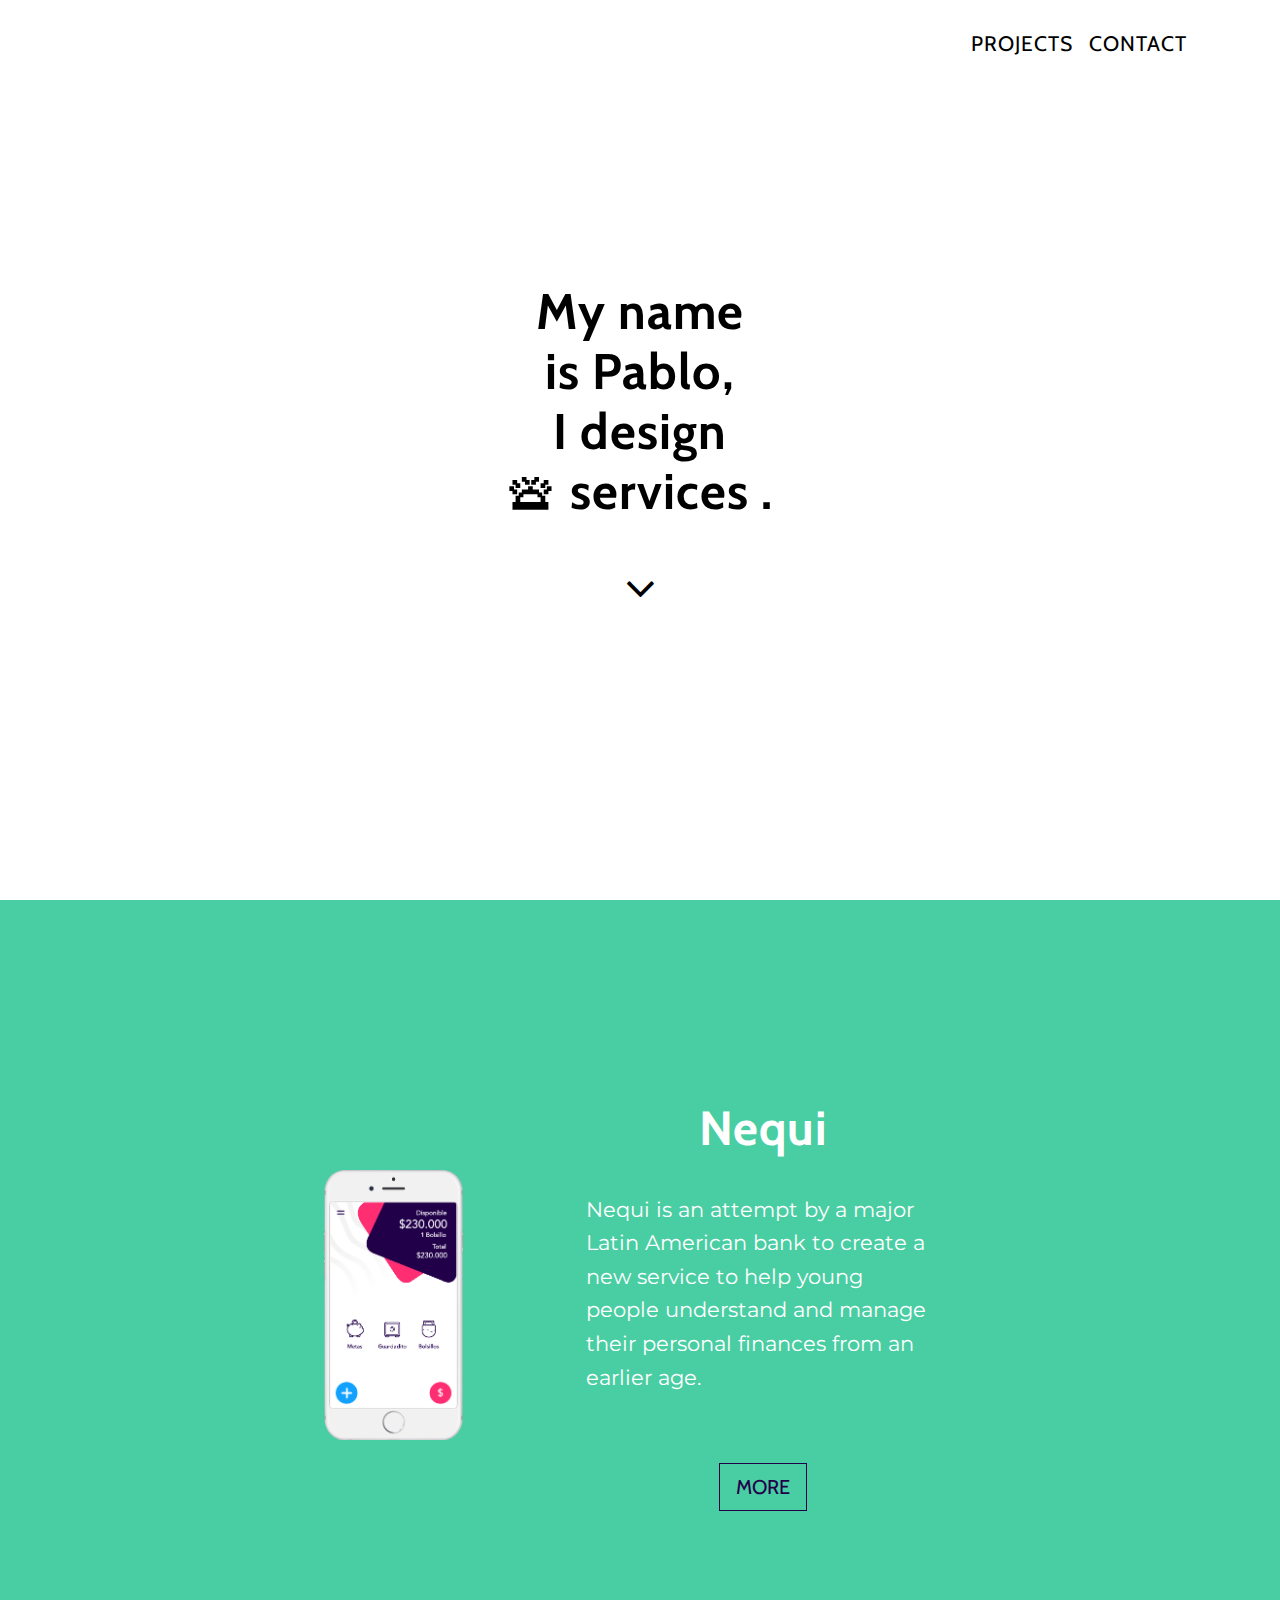
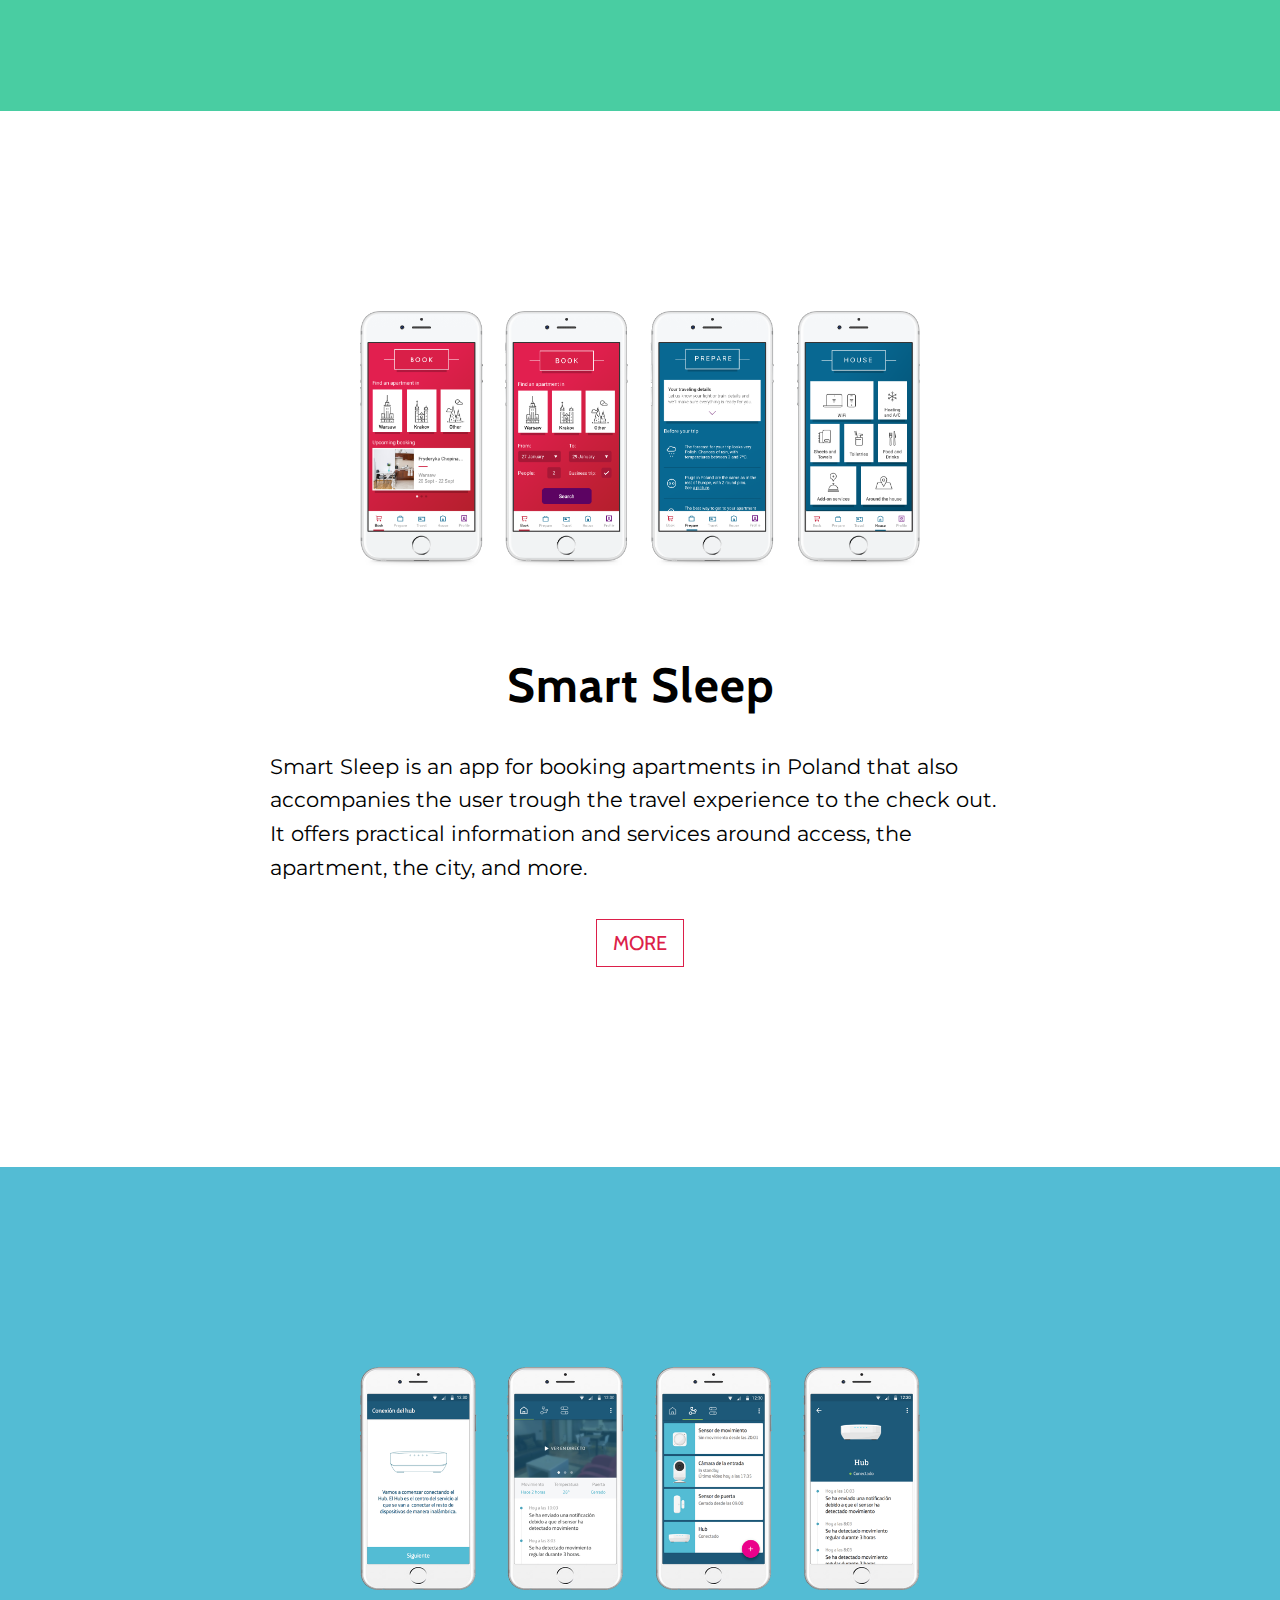
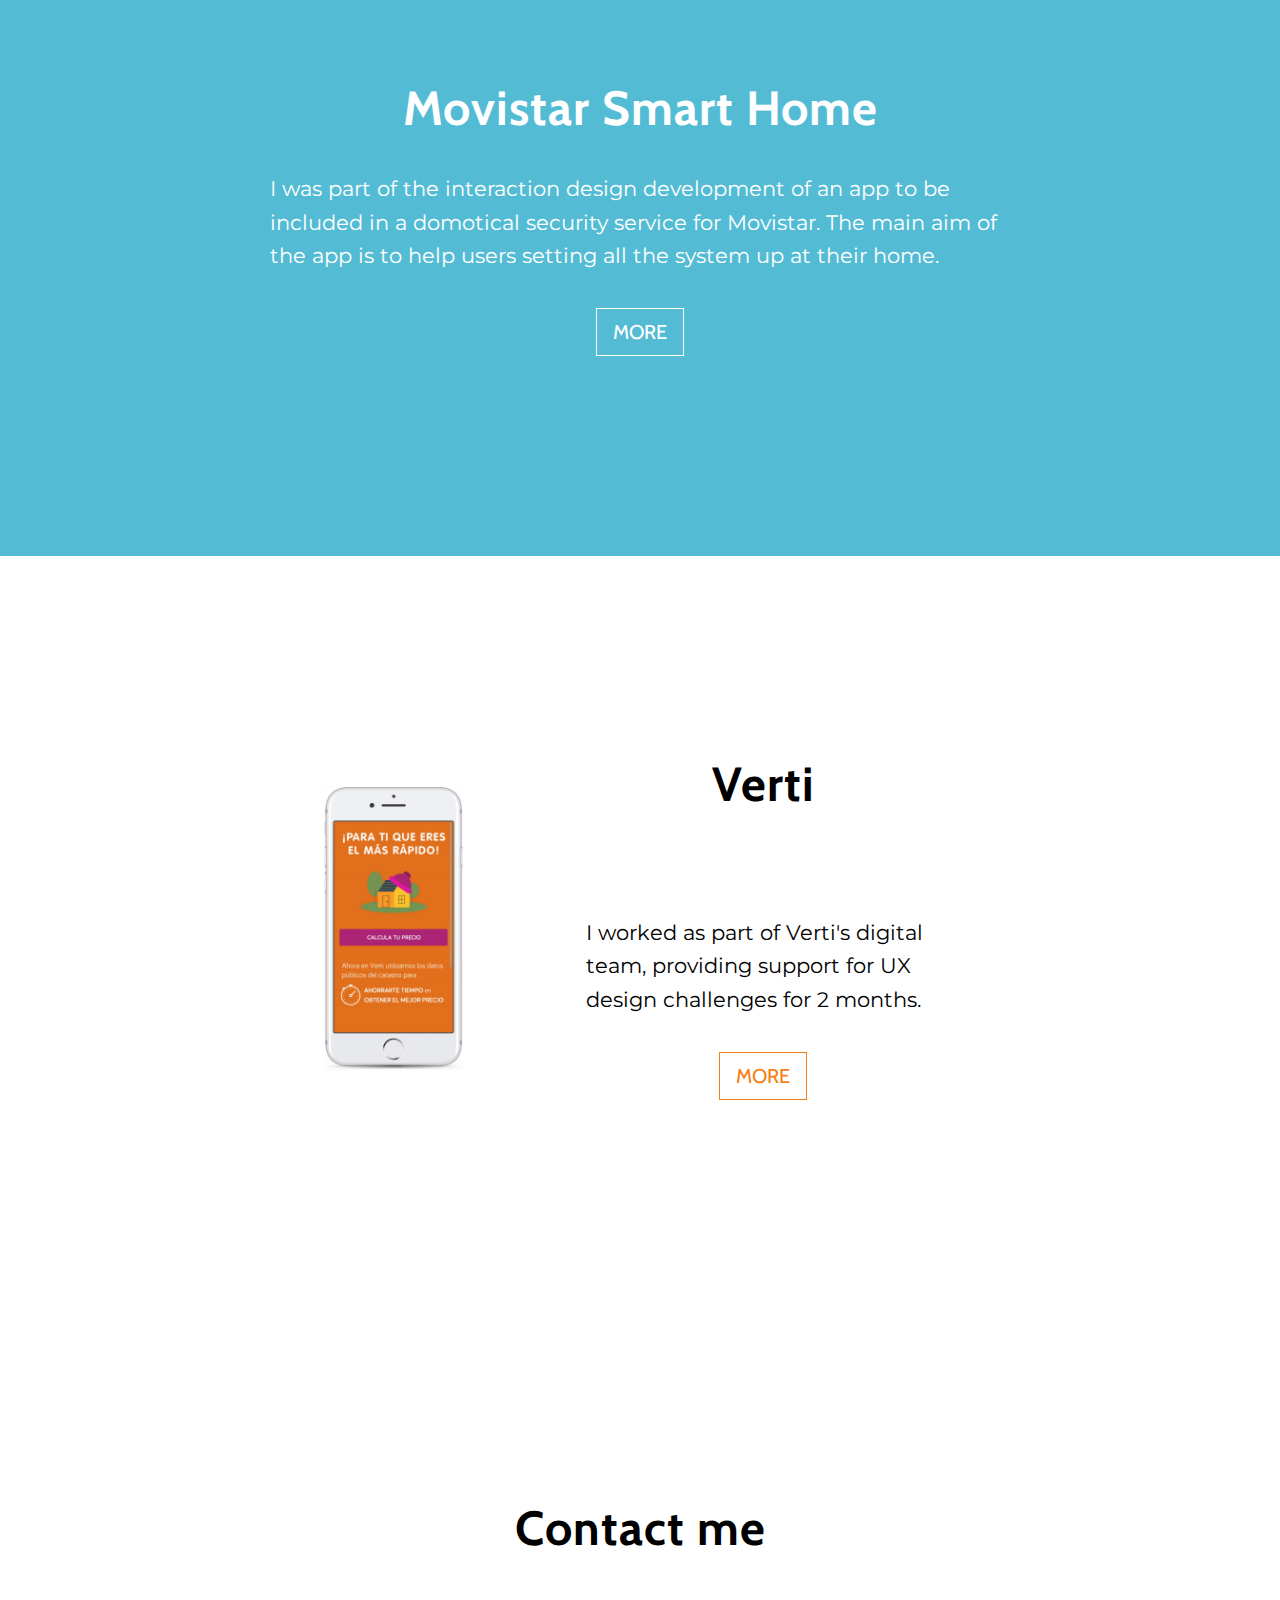
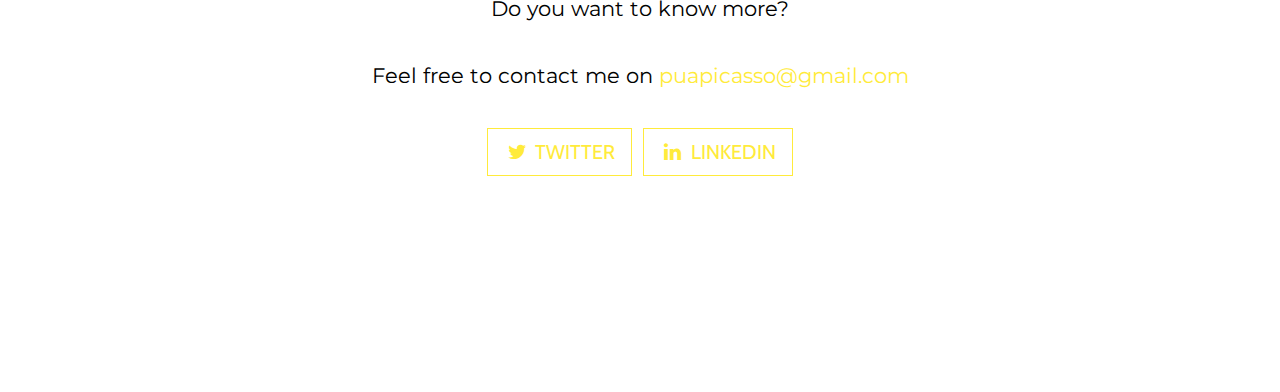
<file: index.html>
<!DOCTYPE html>
<html lang="en">
  <head>
    <meta charset="utf-8" />
    <meta
      name="viewport"
      content="width=device-width, initial-scale=1, shrink-to-fit=no"
    />
    <meta name="author" content="" />
    <title>Pablo Alvarez Porfolio</title>
    <meta name="description" content="Ux designer based in London" />
    <meta property="og:image" content="img/meeting-poland.jpg" />
    <meta property="og:image:secure_url" content="img/meeting-poland.jpg" />
    <!-- <description>Ux designer based in London</description> -->
    <!-- Bootstrap core CSS -->
    <link href="vendor/bootstrap/css/bootstrap.min.css" rel="stylesheet" />
    <!-- Custom fonts for this template -->

    <link
      href="https://fonts.googleapis.com/css?family=Montserrat&display=swap"
      rel="stylesheet"
      type="text/css"
    />
    <link
      href="vendor/font-awesome/css/font-awesome.min.css"
      rel="stylesheet"
      type="text/css"
    />
    <link
      href="https://fonts.googleapis.com/css?family=Lora:400,700,400italic,700italic"
      rel="stylesheet"
      type="text/css"
    />
    <link
      href="https://fonts.googleapis.com/css?family=Cabin:700"
      rel="stylesheet"
      type="text/css"
    />
    <!-- Custom styles for this template -->
    <link href="css/grayscale.css" rel="stylesheet" />
  </head>

  <body id="page-top">
    <!-- Navigation -->
    <nav class="navbar navbar-expand-lg navbar-light" id="mainNav">
      <div class="container">
        <a class="navbar-brand js-scroll-trigger" href="#page-top"></a>
        <button
          class="navbar-toggler navbar-toggler-right non-focus-border"
          type="button"
          data-toggle="collapse"
          data-target="#navbarResponsive"
          aria-controls="navbarResponsive"
          aria-expanded="false"
          aria-label="Toggle navigation"
        >
          <i class="fa fa-bars"></i>
        </button>
        <div class="collapse navbar-collapse" id="navbarResponsive">
          <ul class="navbar-nav ml-auto">
            <!-- <li class="nav-item">
              <a class="nav-link js-scroll-trigger" href="#intro">About</a>
            </li> -->
            <li class="nav-item">
              <a class="nav-link js-scroll-trigger" href="#nequi">Projects</a>
            </li>
            <li class="nav-item">
              <a class="nav-link js-scroll-trigger" href="#contact">Contact</a>
            </li>
          </ul>
        </div>
      </div>
    </nav>
    <!-- Intro Header -->
    <header class="masthead" id="intro">
      <div class="intro-body">
        <div class="container">
          <div class="row pabloalvarez">
            <h1 style="display: none">Pablo Alvarez Picasso</h1>
            <img style="display: none" src="img/meeting-poland.jpg" />

            <div id="intro-text" class="col-lg-8 mx-auto">
              <!-- <h4 class="brand-heading">Pablo Álvarez</h4> -->
              <h1 class="intro-text">
                My name<br />is Pablo,<br />I design<br />
                <span id="change-word">🛎 services</span>
                .
              </h1>
              <a href="#nequi" class="btn non-focus-border js-scroll-trigger">
                <i
                  class="fa fa-3x fa-angle-down animated btn-down btn-circle"
                ></i>
              </a>
            </div>
          </div>
        </div>
      </div>
    </header>
    <!-- About Section -->
    <!-- <section id="about" class="content-section text-center">
        <div class="container">
            <div class="row">
                <div class="col-lg-8 mx-auto">
                    <h2>About me</h2>
                    <p>I am a UX designer, in recent years I have been involved in service and digital design projects about money, insurance, healthcare among other aspects of peoples life.<br><br>I am currently looking for a design or research team to join.</p>
                </div>
            </div>
        </div>
    </section> -->

    <!-- Nequi Section -->
    <section id="nequi" class="project-section content-section text-center">
      <div class="container">
        <div class="col-lg-8 mx-auto">
          <div class="row">
            <div id="section-gif" class="col-md-4">
              <img
                src="img/nequi.gif"
                class="img-responsive img-home img-home-section2"
                width="100%"
              />
            </div>
            <!-- <iframe width="560" height="315" src="https://www.youtube.com/embed/nKqCH7sW_gA" frameborder="0" allowfullscreen></iframe> -->
            <div class="col-md-8">
              <div id="section-text">
                <h2>Nequi</h2>
                <p>
                  Nequi is an attempt by a major Latin American bank to create a
                  new service to help young people understand and manage their
                  personal finances from an earlier age.
                  <br />
                  <br />
                </p>
                <a
                  href="/nequi.html"
                  target="_self"
                  class="btn btn-default nequi btn-lg"
                  >More</a
                >
                <!-- <a href="http://wiprodigital.com/2017/05/11/interview-with-designit-nequi-a-unique-colombian-offering/" target="_blank" class="btn btn-default nequi btn-lg">More</a> -->
              </div>
            </div>
          </div>
        </div>
      </div>
    </section>

    <!-- Poland Section -->
    <section
      id="white-section"
      class="project-section content-section text-center"
    >
      <div class="container">
        <div class="col-lg-8 mx-auto">
          <!-- <iframe src="https://marvelapp.com/g4g81d?emb=1"  allowTransparency="true" frameborder="0"></iframe> -->
          <div class="row">
            <div id="iphones" class="col-xs-12">
              <img
                src="img/poland.png"
                class="img-responsive img-home img-home-section2"
                width="100%"
              />
            </div>
            <div class="col-xs-12">
              <div id="bth-text">
                <h2>Smart Sleep</h2>
                <p>
                  Smart Sleep is an app for booking apartments in Poland that
                  also accompanies the user trough the travel experience to the
                  check out. It offers practical information and services around
                  access, the apartment, the city, and more.<br />
                </p>
                <!-- <a href="http://startbootstrap.com/template-overviews/grayscale/" class="btn btn-default ballth btn-lg">More</a> -->
                <a
                  href="/smartsleep.html"
                  target="_self"
                  class="btn btn-default white-section btn-lg"
                  >More</a
                >
              </div>
            </div>
          </div>
        </div>
      </div>
    </section>

    <!-- Connected Home Section -->
    <section id="connected" class="project-section content-section text-center">
      <div class="container">
        <div class="col-lg-8 mx-auto">
          <!-- <iframe src="https://marvelapp.com/g4g81d?emb=1"  allowTransparency="true" frameborder="0"></iframe> -->
          <div class="row">
            <div id="iphones" class="col-xs-12">
              <img
                src="img/connected.png"
                class="img-responsive img-home img-home-section2"
                width="100%"
              />
            </div>
            <div class="col-xs-12">
              <div id="bth-text">
                <h2>Movistar Smart Home</h2>
                <p>
                  I was part of the interaction design development of an app to
                  be included in a domotical security service for Movistar. The
                  main aim of the app is to help users setting all the system up
                  at their home.<br />
                </p>
                <!-- <a href="http://startbootstrap.com/template-overviews/grayscale/" class="btn btn-default ballth btn-lg">More</a> -->
                <!-- <a href="/smarthome.html" target="_self" class="btn btn-default white-section btn-lg">More</a> -->
                <a
                  href="/smarthome.html"
                  target="_self"
                  class="btn btn-default white-button btn-lg"
                  >More</a
                >
              </div>
            </div>
          </div>
        </div>
      </div>
    </section>

    <!-- Verti Section -->
    <section
      id="white-section"
      class="project-section content-section text-center"
    >
      <div class="container">
        <div class="col-lg-8 mx-auto">
          <!-- <iframe src="https://marvelapp.com/g4g81d?emb=1"  allowTransparency="true" frameborder="0"></iframe> -->
          <div class="row">
            <div id="section-gif" class="col-md-4">
              <img
                src="img/verti.gif"
                class="img-responsive img-home img-home-section2"
                width="100%"
              />
            </div>
            <div class="col-md-8">
              <div id="section-text">
                <h2>Verti</h2>
                <p>
                  <br />
                  <br />I worked as part of Verti's digital team, providing
                  support for UX design challenges for 2 months.
                </p>
                <a
                  href="/verti.html"
                  target="_self"
                  class="btn btn-default btn-lg verti"
                  >More</a
                >
              </div>
            </div>
          </div>
        </div>
      </div>
    </section>

    <!-- BTH Section -->
    <!-- <section id="ballth" class="project-section content-section text-center">
        <div class="container">
            <div class="col-lg-8 mx-auto">
                <div class="row">
                    <div id="ipad" class="col-xs-12">
                        <img src="img/ipad.png" class="img-responsive img-home img-home-section2" width="100%">
                    </div>
                    <div class="col-xs-12">
                        <div id="bth-text">
                            <h2>Ball Theory</h2>
                            <p>Ball Theory is a basketball research community that focuses on the social and mental aspects and explores ways of engaging with new perspectives of the game.</p>
                            <a href="https://pabloalvarezpicasso.github.io/BallTheory/" target="_blank" class="btn btn-default ballth btn-lg">More</a>
                        </div>
                    </div>
                </div>
            </div>
        </div>
    </section> -->

    <!-- Contact Section -->
    <section id="contact" class="content-section text-center">
      <div class="container">
        <div class="row">
          <div class="col-lg-8 mx-auto">
            <h2>Contact me</h2>
            <p style="text-align: center">
              Do you want to know more?<br /><br />Feel free to contact me on
              <a href="mailto:puapicasso@gmail.com?Subject=Hello"
                >puapicasso@gmail.com</a
              >
            </p>
            <ul class="list-inline banner-social-buttons">
              <li class="list-inline-item">
                <a
                  href="https://twitter.com/puapicasso"
                  class="btn btn-default btn-lg"
                >
                  <i class="fa fa-twitter fa-fw"></i>
                  <span class="network-name">Twitter</span>
                </a>
              </li>
              <li class="list-inline-item">
                <a
                  href="https://www.linkedin.com/in/pabloalvarezpicasso/"
                  class="btn btn-default btn-lg"
                >
                  <i class="fa fa-linkedin fa-fw"></i>
                  <span class="network-name">Linkedin</span>
                </a>
              </li>
            </ul>
          </div>
        </div>
      </div>
    </section>
    <!-- Footer -->
    <!-- Bootstrap core JavaScript -->
    <script src="vendor/jquery/jquery.min.js"></script>
    <script src="vendor/bootstrap/js/bootstrap.bundle.min.js"></script>
    <!-- Plugin JavaScript -->
    <script src="vendor/jquery-easing/jquery.easing.min.js"></script>
    <!-- Custom scripts for this template -->
    <script src="js/grayscale.js"></script>
  </body>
</html>
</file>
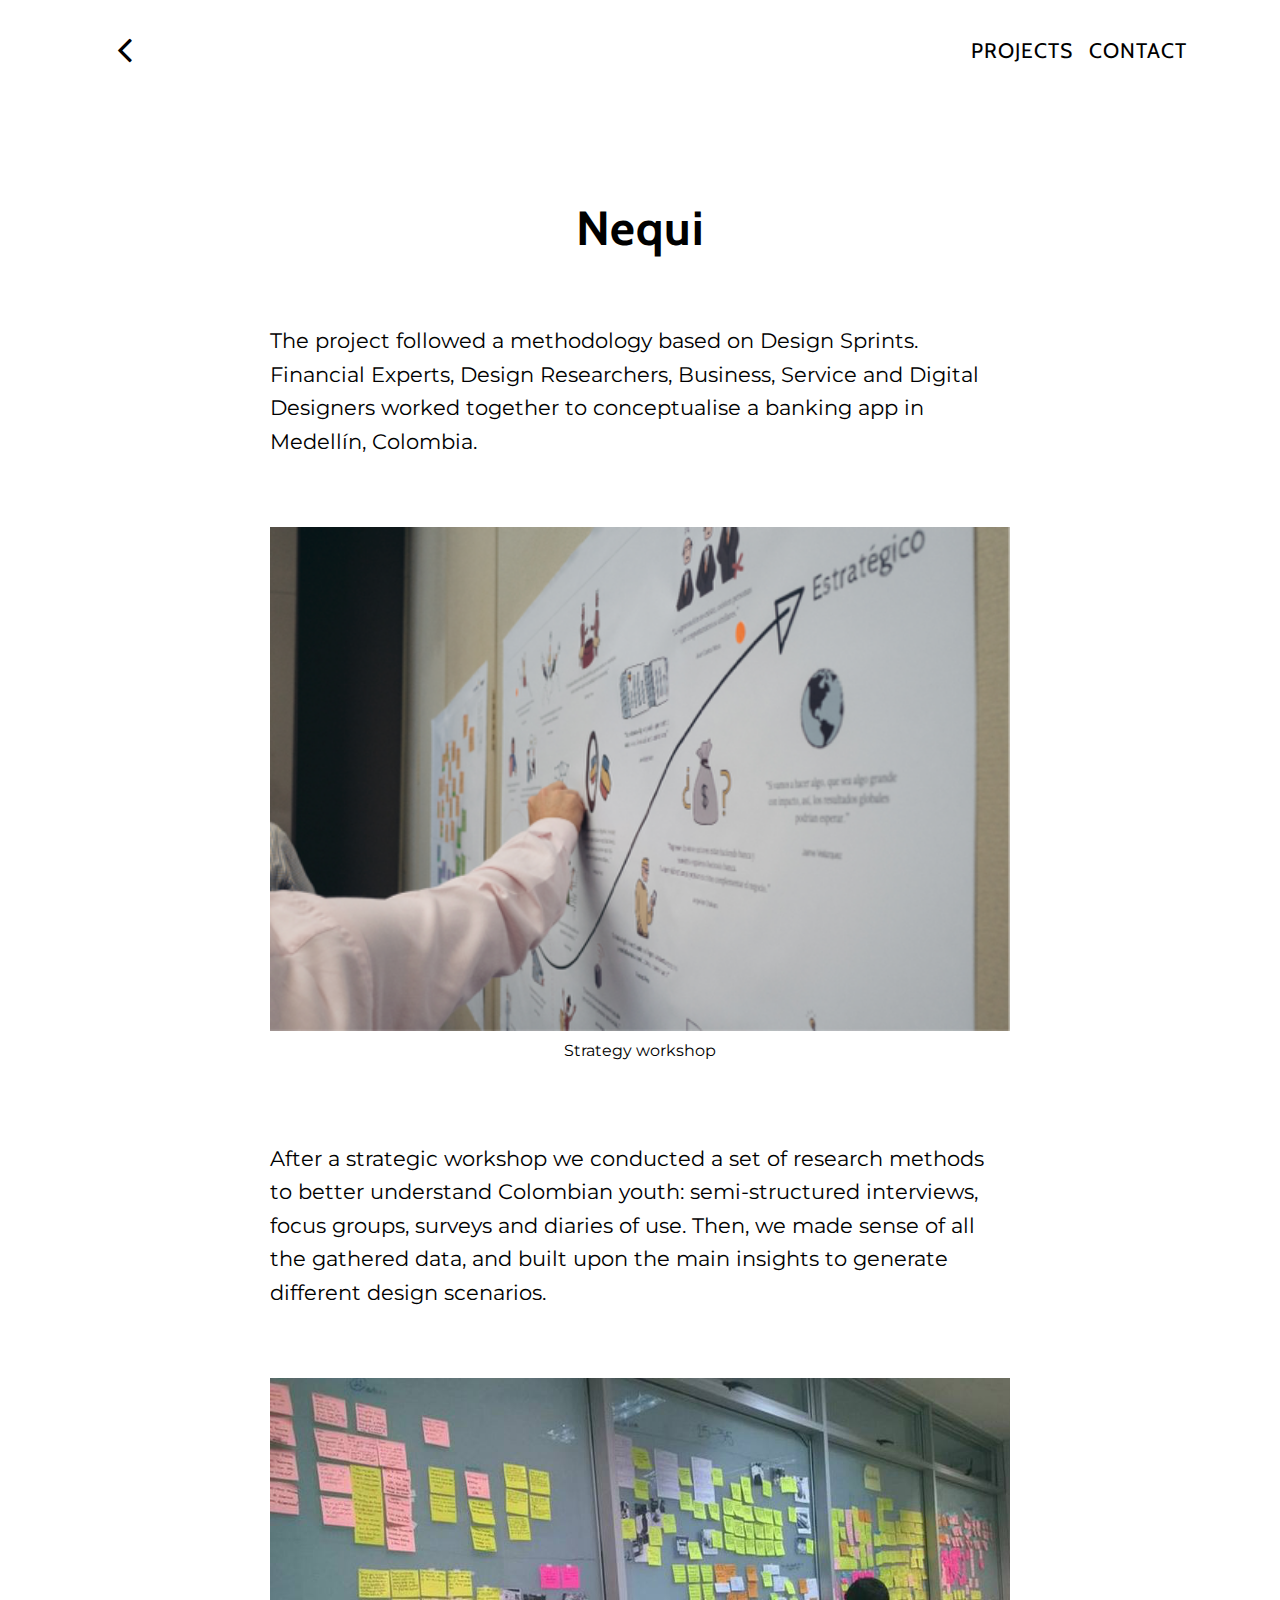
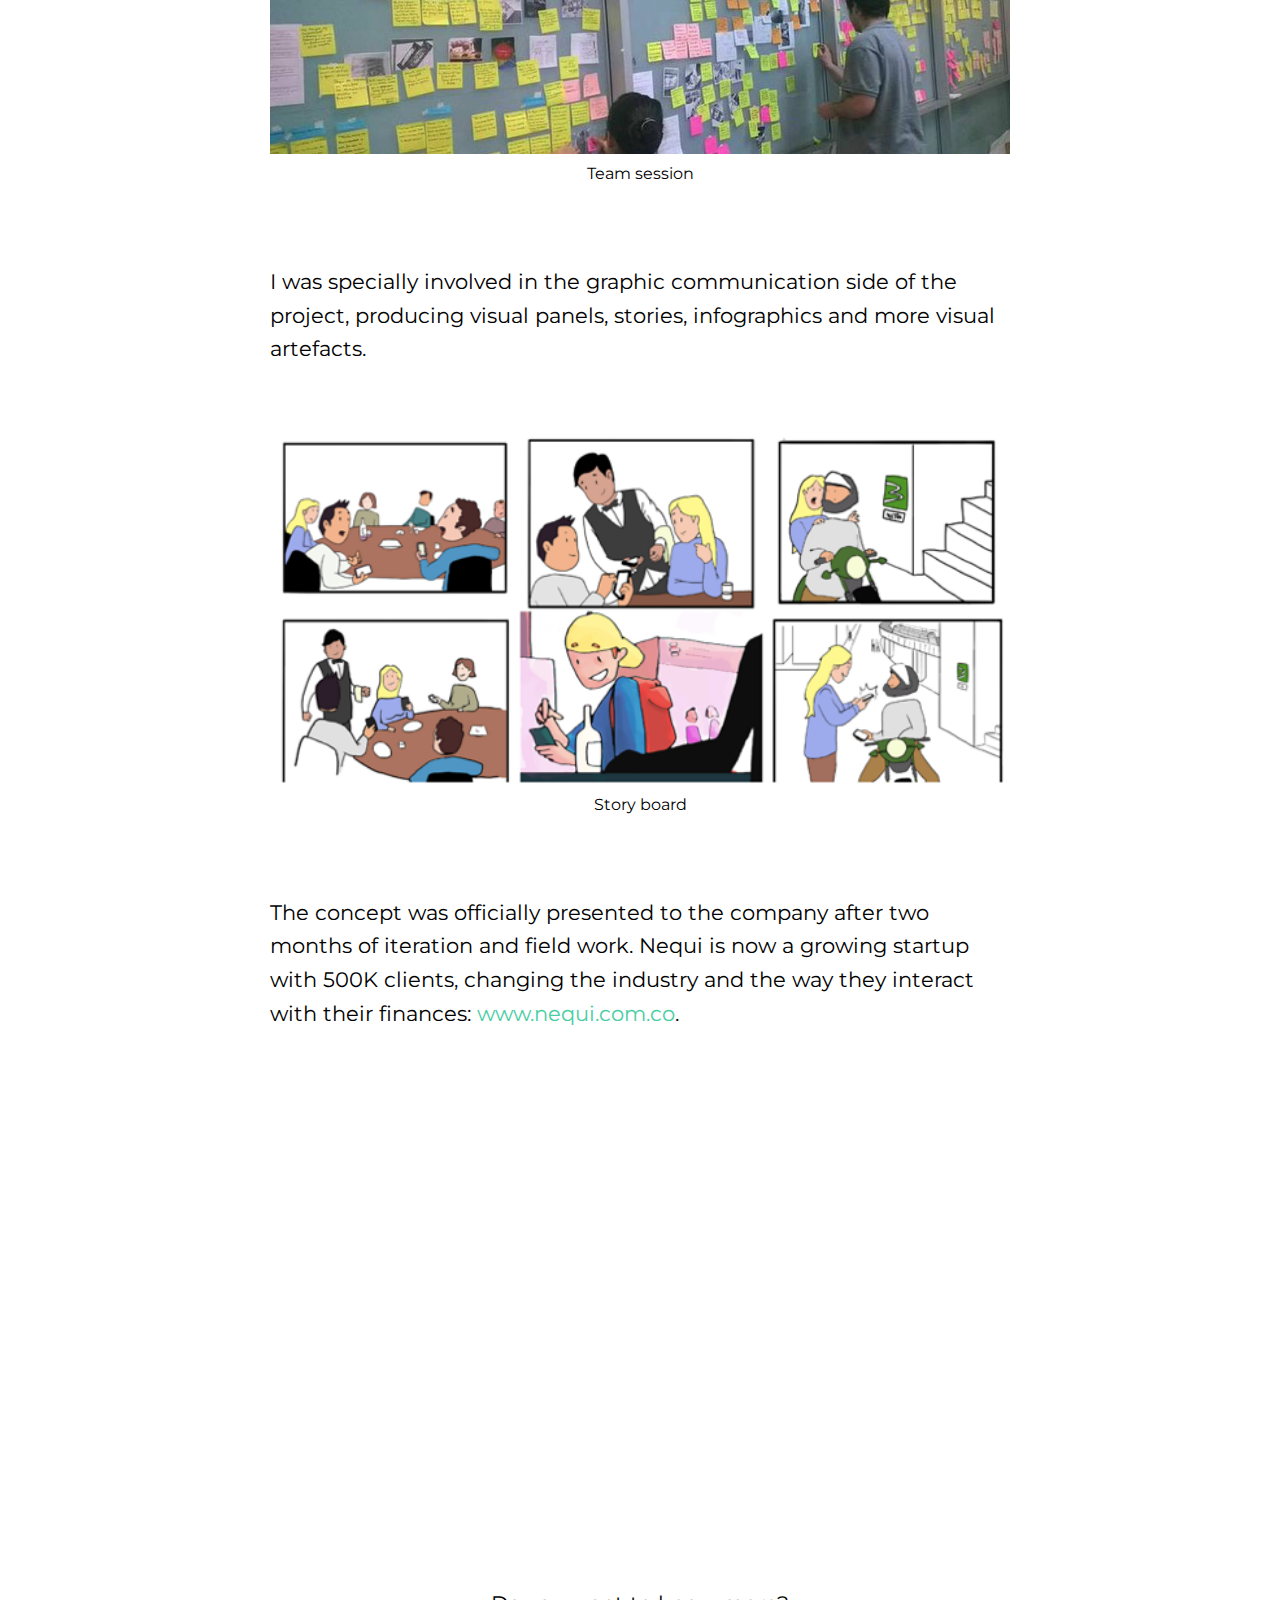
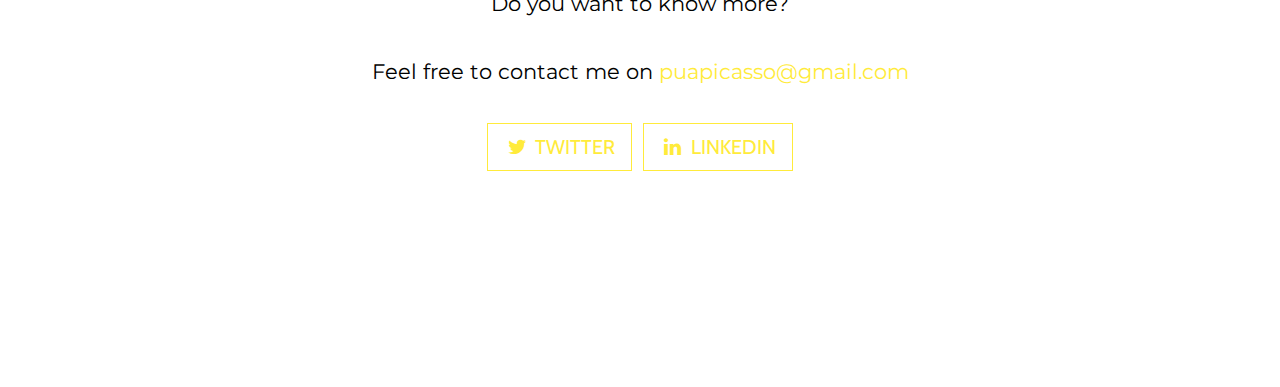
<file: nequi.html>
<!DOCTYPE html>
<html lang="en">
  <head>
    <meta charset="utf-8" />
    <meta
      name="viewport"
      content="width=device-width, initial-scale=1, shrink-to-fit=no"
    />
    <meta name="description" content="" />
    <meta name="author" content="" />
    <title>Pablo Alvarez Porfolio</title>
    <!-- Bootstrap core CSS -->
    <link href="vendor/bootstrap/css/bootstrap.min.css" rel="stylesheet" />
    <!-- Custom fonts for this template -->
    <link
      href="https://fonts.googleapis.com/css?family=Montserrat&display=swap"
      rel="stylesheet"
      type="text/css"
    />
    <link
      href="vendor/font-awesome/css/font-awesome.min.css"
      rel="stylesheet"
      type="text/css"
    />
    <link
      href="https://fonts.googleapis.com/css?family=Lora:400,700,400italic,700italic"
      rel="stylesheet"
      type="text/css"
    />
    <link
      href="https://fonts.googleapis.com/css?family=Cabin:700"
      rel="stylesheet"
      type="text/css"
    />
    <!-- Custom styles for this template -->
    <link href="css/grayscale.css" rel="stylesheet" />
  </head>

  <body id="page-top">
    <!-- Navigation -->
    <nav class="navbar navbar-expand-lg navbar-light" id="mainNav">
      <div class="container">
        <a class="navbar-brand js-scroll-trigger" href="#page-top"></a>
        <button
          class="navbar-toggler navbar-toggler-right non-focus-border"
          type="button"
          data-toggle="collapse"
          data-target="#navbarResponsive"
          aria-controls="navbarResponsive"
          aria-expanded="false"
          aria-label="Toggle navigation"
        >
          <i class="fa fa-bars"></i>
        </button>
        <div class="collapse navbar-collapse" id="navbarResponsive">
          <a class="nav-link js-scroll-trigger icon-back" href="/#intro">
            <i class="fa fa-2x fa-angle-left animated btn-down btn-circle"></i>
          </a>
          <ul class="navbar-nav ml-auto">
            <!-- <li class="nav-item">
              <a class="nav-link js-scroll-trigger" href="/#intro">About</a>
            </li> -->
            <li class="nav-item">
              <a class="nav-link js-scroll-trigger" href="/#nequi">Projects</a>
            </li>
            <li class="nav-item">
              <a class="nav-link js-scroll-trigger" href="/#contact">Contact</a>
            </li>
          </ul>
        </div>
      </div>
    </nav>

    <!-- Section -->
    <section
      id="white-section"
      class="project-section content-section text-center"
    >
      <div class="container">
        <div class="col-lg-8 mx-auto">
          <div class="row">
            <div class="col-xs-12">
              <h2>Nequi</h2>
              <br />
              <p>
                The project followed a methodology based on Design Sprints.
                Financial Experts, Design Researchers, Business, Service and
                Digital Designers worked together to conceptualise a banking app
                in Medellín, Colombia.<br /><br />
              </p>

              <figure>
                <img
                  src="img/nequi_01.png"
                  class="img-responsive img-home img-home-section2"
                  width="100%"
                />
                <figcaption>Strategy workshop</figcaption>
              </figure>
              <br /><br />

              <p>
                After a strategic workshop we conducted a set of research
                methods to better understand Colombian youth: semi-structured
                interviews, focus groups, surveys and diaries of use. Then, we
                made sense of all the gathered data, and built upon the main
                insights to generate different design scenarios.<br /><br />
              </p>
              <figure>
                <img
                  src="img/post-it-pablo.png"
                  class="img-responsive img-home img-home-section2"
                  width="100%"
                />
                <figcaption>Team session</figcaption>
              </figure>
              <br /><br />

              <p>
                I was specially involved in the graphic communication side of
                the project, producing visual panels, stories, infographics and
                more visual artefacts.<br /><br />
              </p>

              <figure>
                <img
                  src="img/nequi_02.png"
                  class="img-responsive img-home img-home-section2"
                  width="100%"
                />
                <figcaption>Story board</figcaption>
              </figure>
              <br /><br />

              <p>
                The concept was officially presented to the company after two
                months of iteration and field work. Nequi is now a growing
                startup with 500K clients, changing the industry and the way
                they interact with their finances:
                <a
                  class="nequi-link"
                  target="_blank"
                  href="http://www.nequi.com.co"
                  >www.nequi.com.co</a
                >.<br /><br />
              </p>

              <!-- <figure>
                            <img src="img/nequi_03.jpg" class="img-responsive img-home img-home-section2" width="100%">
                            <figcaption></figcaption>
                        </figure> -->

              <iframe
                width="640"
                height="360"
                src="https://www.youtube.com/embed/BDLAXvSQCZ8"
                frameborder="0"
                allow="autoplay; encrypted-media"
                allowfullscreen
              ></iframe>
            </div>
          </div>
        </div>
      </div>

      <div class="container" style="padding-top: 100px">
        <div class="row">
          <div class="col-lg-8 mx-auto">
            <p style="text-align: center">
              Do you want to know more?<br /><br />Feel free to contact me on
              <a href="mailto:puapicasso@gmail.com?Subject=Hello"
                >puapicasso@gmail.com</a
              >
            </p>
            <ul class="list-inline banner-social-buttons">
              <li class="list-inline-item">
                <a
                  href="https://twitter.com/puapicasso"
                  class="btn btn-default btn-lg"
                >
                  <i class="fa fa-twitter fa-fw"></i>
                  <span class="network-name">Twitter</span>
                </a>
              </li>
              <li class="list-inline-item">
                <a
                  href="https://www.linkedin.com/in/pabloalvarezpicasso/"
                  class="btn btn-default btn-lg"
                >
                  <i class="fa fa-linkedin fa-fw"></i>
                  <span class="network-name">Linkedin</span>
                </a>
              </li>
            </ul>
          </div>
        </div>
      </div>
    </section>

    <!-- Bootstrap core JavaScript -->
    <script src="vendor/jquery/jquery.min.js"></script>
    <script src="vendor/bootstrap/js/bootstrap.bundle.min.js"></script>
    <!-- Plugin JavaScript -->
    <script src="vendor/jquery-easing/jquery.easing.min.js"></script>
    <!-- Custom scripts for this template -->
    <script src="js/grayscale.js"></script>
  </body>
</html>
</file>
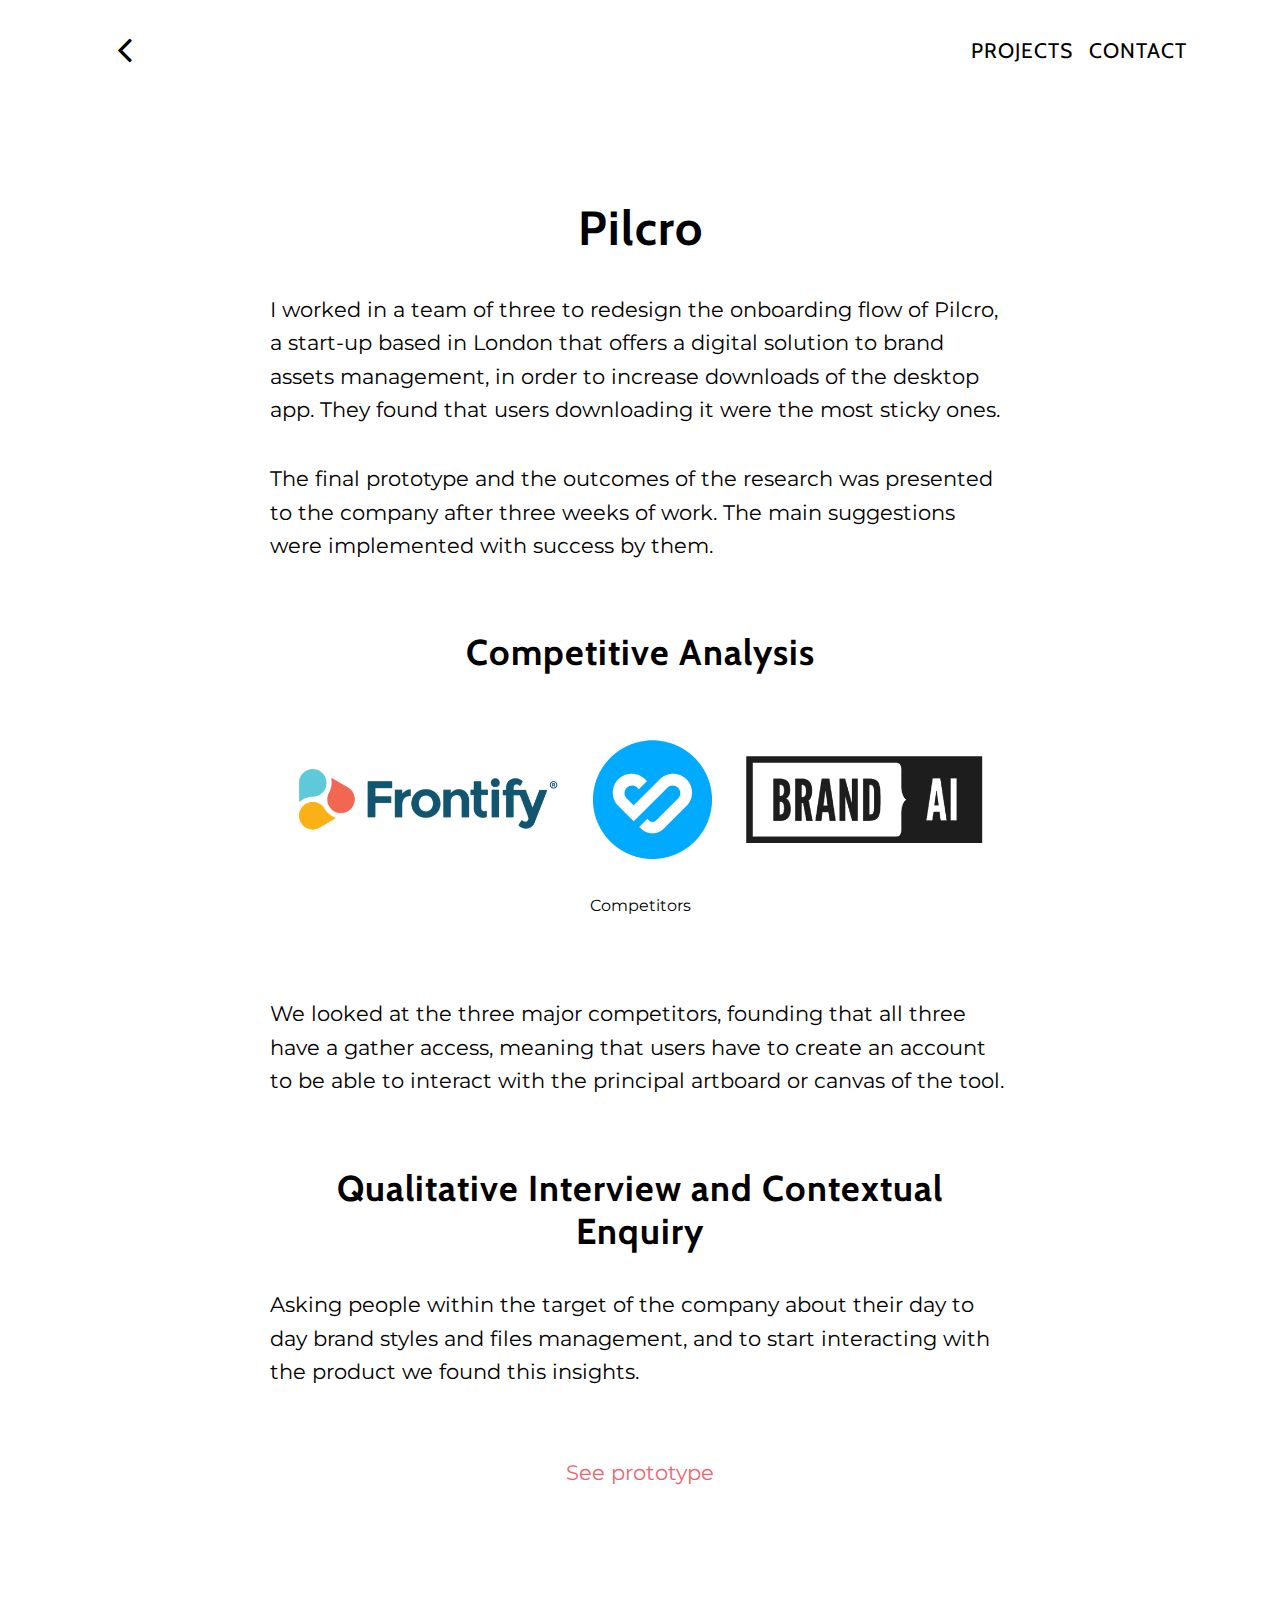
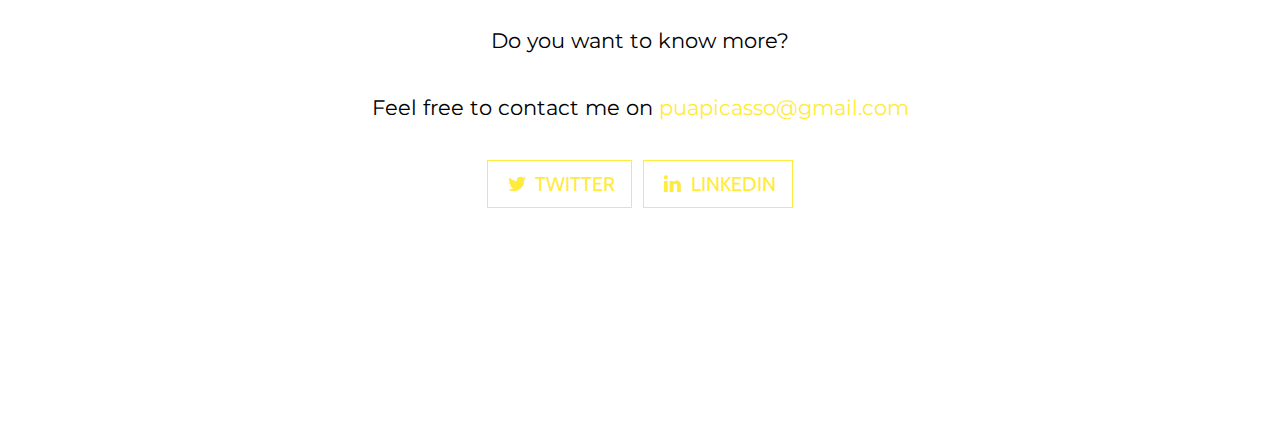
<file: pilcro.html>
<!DOCTYPE html>
<html lang="en">

<head>
    <meta charset="utf-8">
    <meta name="viewport" content="width=device-width, initial-scale=1, shrink-to-fit=no">
    <meta name="description" content="">
    <meta name="author" content="">
    <title>Pablo Alvarez Porfolio</title>
    <!-- Bootstrap core CSS -->
    <link href="vendor/bootstrap/css/bootstrap.min.css" rel="stylesheet">
		<!-- Custom fonts for this template -->
		<link
      href="https://fonts.googleapis.com/css?family=Montserrat&display=swap"
      rel="stylesheet"
      type="text/css"
    />
    <link href="vendor/font-awesome/css/font-awesome.min.css" rel="stylesheet" type="text/css">
    <link href="https://fonts.googleapis.com/css?family=Lora:400,700,400italic,700italic" rel="stylesheet" type="text/css">
    <link href='https://fonts.googleapis.com/css?family=Cabin:700' rel='stylesheet' type='text/css'>
    <!-- Custom styles for this template -->
    <link href="css/grayscale.css" rel="stylesheet">
</head>

<body id="page-top">
    <!-- Navigation -->
    <nav class="navbar navbar-expand-lg navbar-light" id="mainNav">
        <div class="container">
            <a class="navbar-brand js-scroll-trigger" href="#page-top"></a>
            <button class="navbar-toggler navbar-toggler-right non-focus-border" type="button" data-toggle="collapse" data-target="#navbarResponsive" aria-controls="navbarResponsive" aria-expanded="false" aria-label="Toggle navigation">
                <i class="fa fa-bars"></i>
            </button>
            <div class="collapse navbar-collapse" id="navbarResponsive">
								<a class="nav-link js-scroll-trigger icon-back" href="/#intro">
									<i class="fa fa-2x fa-angle-left animated btn-down btn-circle"></i>
								</a>
                <ul class="navbar-nav ml-auto">
                    <!-- <li class="nav-item">
                        <a class="nav-link js-scroll-trigger" href="/#intro">About</a>
                    </li> -->
                    <li class="nav-item">
                        <a class="nav-link js-scroll-trigger" href="/#nequi">Projects</a>
                    </li>
                    <li class="nav-item">
                        <a class="nav-link js-scroll-trigger" href="/#contact">Contact</a>
                    </li>
                </ul>
            </div>
        </div>
    </nav>


    <!-- Section -->
    <section id="white-section" class="project-section content-section text-center">
        <div class="container">
            <div class="col-lg-8 mx-auto">
                <div class="row">
                   
                    
                    
                    <div class="col-xs-12">
                        <h2>Pilcro</h2>

                        
                        
                        <p>I worked in a team of three to redesign the onboarding flow of Pilcro, a start-up based in London that offers a digital solution to brand assets management, in order to increase downloads of the desktop app. They found that users downloading it were the most sticky ones.</p>
                        
                        <p>The final prototype and the outcomes of the research was presented to the company after three weeks of work. The main suggestions were implemented with success by them.<br><br></p>

                        <h3><b>Competitive Analysis</b><br></h3>

                        <figure>
                            <img src="img/pilcro-logos.png" class="img-responsive img-home img-home-section2" width="100%">
                            <figcaption>Competitors</figcaption>
                        </figure>
                        <br><br>
                    
                            
                        <p>We looked at the three major competitors, founding that all  three have a gather access, meaning that users have to create an account to be able to interact with the principal artboard or canvas of the tool.<br><br></p>

                        

                        <h3><b>Qualitative Interview and Contextual Enquiry</b><br></h3>

                        <p>Asking people within the target of the company about their day to day brand styles and files management, and to start interacting with the product we found this insights.<br><br></p>

                        <a class='pilcro-link' target="_blank" href="https://projects.invisionapp.com/share/QKJWGNYHNM2#/screens/300092261">See prototype</a></p>


                       
                    </div>
                </div>
            </div>
				</div>
				

				<div class="container" style="padding-top: 100px">
						<div class="row">
							<div class="col-lg-8 mx-auto">
								<p style="text-align: center">
									Do you want to know more?<br /><br />Feel free to contact me on
									<a href="mailto:puapicasso@gmail.com?Subject=Hello"
										>puapicasso@gmail.com</a
									>
								</p>
								<ul class="list-inline banner-social-buttons">
									<li class="list-inline-item">
										<a
											href="https://twitter.com/puapicasso"
											class="btn btn-default btn-lg"
										>
											<i class="fa fa-twitter fa-fw"></i>
											<span class="network-name">Twitter</span>
										</a>
									</li>
									<li class="list-inline-item">
										<a
											href="https://www.linkedin.com/in/pabloalvarezpicasso/"
											class="btn btn-default btn-lg"
										>
											<i class="fa fa-linkedin fa-fw"></i>
											<span class="network-name">Linkedin</span>
										</a>
									</li>
								</ul>
							</div>
						</div>
					</div>
    </section>


    <!-- Bootstrap core JavaScript -->
    <script src="vendor/jquery/jquery.min.js"></script>
    <script src="vendor/bootstrap/js/bootstrap.bundle.min.js"></script>
    <!-- Plugin JavaScript -->
    <script src="vendor/jquery-easing/jquery.easing.min.js"></script>
    <!-- Custom scripts for this template -->
    <script src="js/grayscale.js"></script>
</body>

</html>
</file>
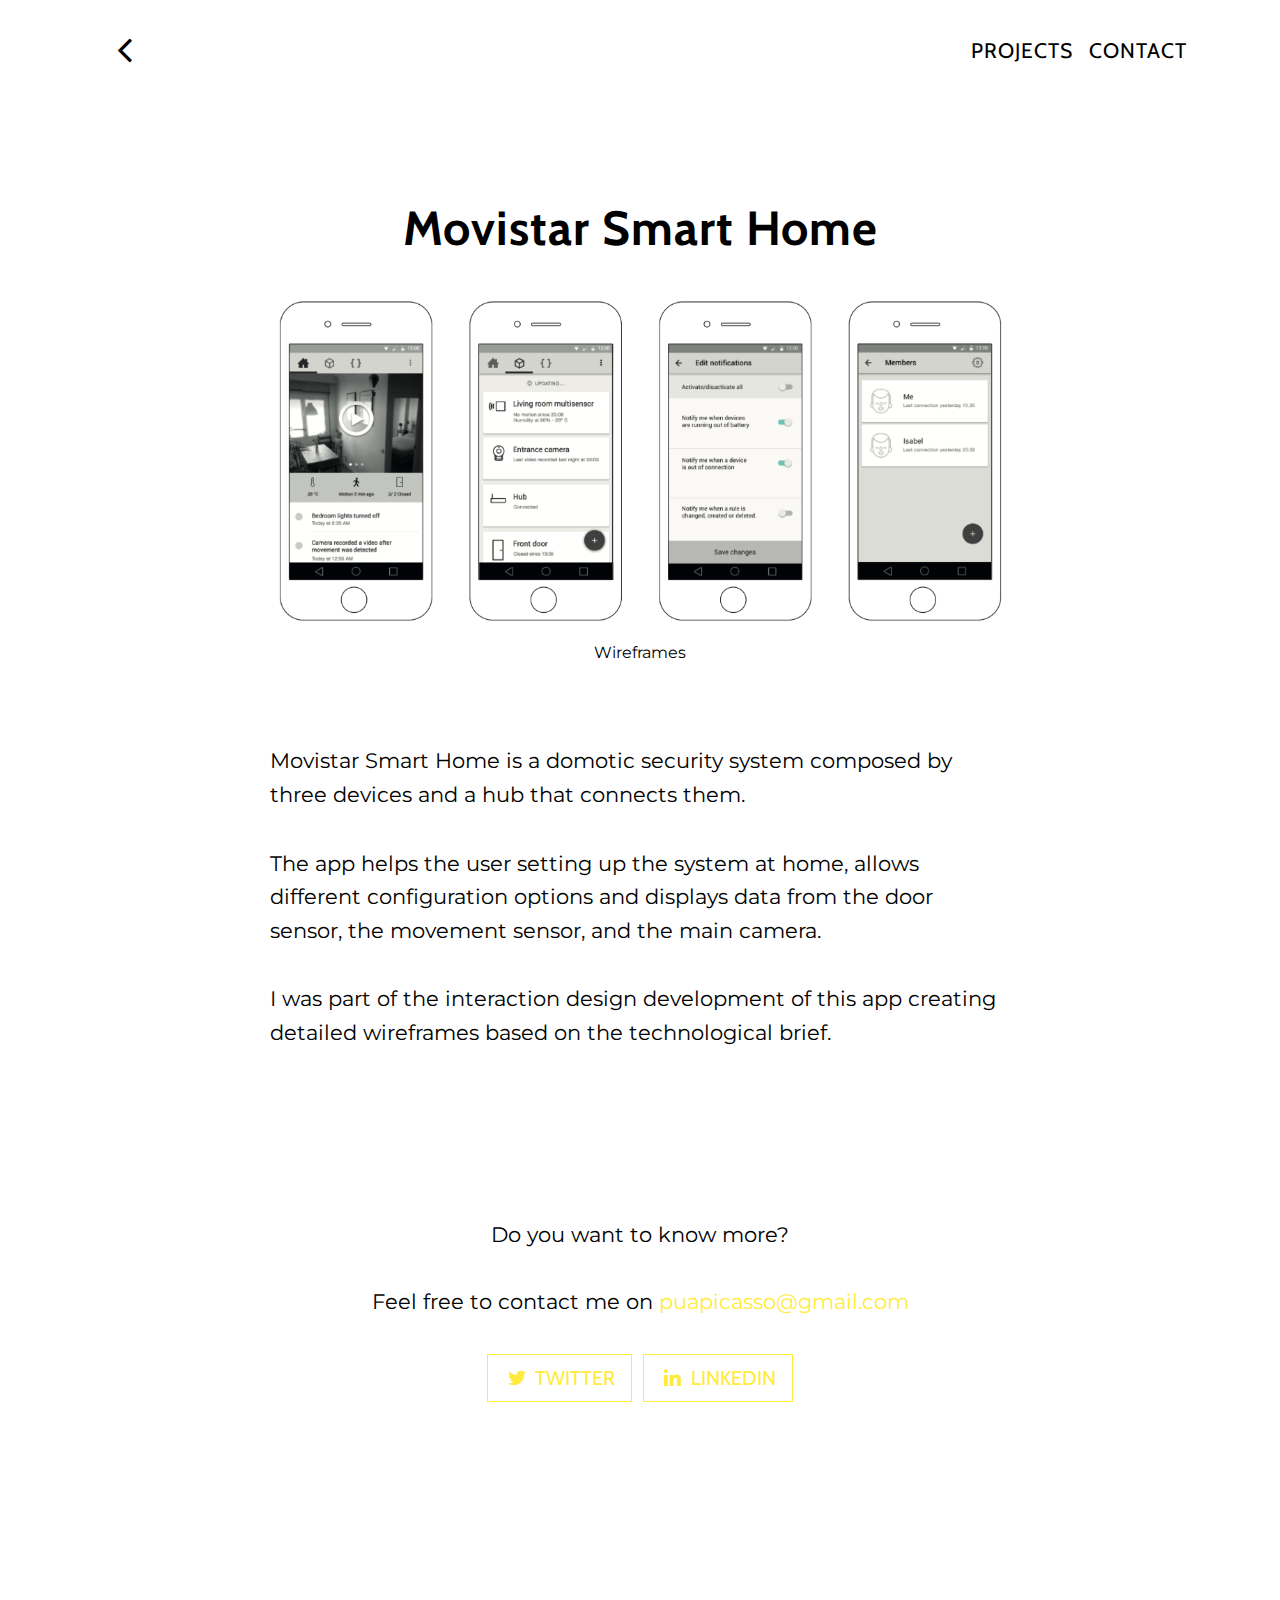
<file: smarthome.html>
<!DOCTYPE html>
<html lang="en">
  <head>
    <meta charset="utf-8" />
    <meta
      name="viewport"
      content="width=device-width, initial-scale=1, shrink-to-fit=no"
    />
    <meta name="description" content="" />
    <meta name="author" content="" />
    <title>Pablo Alvarez Porfolio</title>
    <!-- Bootstrap core CSS -->
    <link href="vendor/bootstrap/css/bootstrap.min.css" rel="stylesheet" />
    <!-- Custom fonts for this template -->
    <link
      href="https://fonts.googleapis.com/css?family=Montserrat&display=swap"
      rel="stylesheet"
      type="text/css"
    />
    <link
      href="vendor/font-awesome/css/font-awesome.min.css"
      rel="stylesheet"
      type="text/css"
    />
    <link
      href="https://fonts.googleapis.com/css?family=Lora:400,700,400italic,700italic"
      rel="stylesheet"
      type="text/css"
    />
    <link
      href="https://fonts.googleapis.com/css?family=Cabin:700"
      rel="stylesheet"
      type="text/css"
    />
    <!-- Custom styles for this template -->
    <link href="css/grayscale.css" rel="stylesheet" />
  </head>

  <body id="page-top">
    <!-- Navigation -->
    <nav class="navbar navbar-expand-lg navbar-light" id="mainNav">
      <div class="container">
        <a class="navbar-brand js-scroll-trigger" href="#page-top"></a>
        <button
          class="navbar-toggler navbar-toggler-right non-focus-border"
          type="button"
          data-toggle="collapse"
          data-target="#navbarResponsive"
          aria-controls="navbarResponsive"
          aria-expanded="false"
          aria-label="Toggle navigation"
        >
          <i class="fa fa-bars"></i>
        </button>
        <div class="collapse navbar-collapse" id="navbarResponsive">
          <a class="nav-link js-scroll-trigger icon-back" href="/#intro">
            <i class="fa fa-2x fa-angle-left animated btn-down btn-circle"></i>
          </a>
          <ul class="navbar-nav ml-auto">
            <!-- <li class="nav-item">
                        <a class="nav-link js-scroll-trigger" href="/#intro">About</a>
                    </li> -->
            <li class="nav-item">
              <a class="nav-link js-scroll-trigger" href="/#nequi">Projects</a>
            </li>
            <li class="nav-item">
              <a class="nav-link js-scroll-trigger" href="/#contact">Contact</a>
            </li>
          </ul>
        </div>
      </div>
    </nav>

    <!-- Section -->
    <section
      id="white-section"
      class="project-section content-section text-center"
    >
      <div class="container">
        <div class="col-lg-8 mx-auto">
          <div class="row">
            <div class="col-xs-12">
              <h2>Movistar Smart Home</h2>

              <figure>
                <img
                  src="img/sh-wireframes.png"
                  class="img-responsive img-home img-home-section2"
                  width="100%"
                />
                <figcaption>Wireframes</figcaption>
              </figure>
              <br /><br />

              <p>
                Movistar Smart Home is a domotic security system composed by
                three devices and a hub that connects them.
              </p>

              <p>
                The app helps the user setting up the system at home, allows
                different configuration options and displays data from the door
                sensor, the movement sensor, and the main camera.<br />
              </p>

              <p>
                I was part of the interaction design development of this app
                creating detailed wireframes based on the technological
                brief.<br /><br />
              </p>

              <!-- <figure>
                        <iframe src="https://player.vimeo.com/video/239204897" width="640" height="360" frameborder="0" webkitallowfullscreen mozallowfullscreen allowfullscreen></iframe>
                        <figcaption>Promotional video</figcaption>
                        </figure> -->
            </div>
          </div>
        </div>
      </div>

      <div class="container" style="padding-top: 100px">
        <div class="row">
          <div class="col-lg-8 mx-auto">
            <p style="text-align: center">
              Do you want to know more?<br /><br />Feel free to contact me on
              <a href="mailto:puapicasso@gmail.com?Subject=Hello"
                >puapicasso@gmail.com</a
              >
            </p>
            <ul class="list-inline banner-social-buttons">
              <li class="list-inline-item">
                <a
                  href="https://twitter.com/puapicasso"
                  class="btn btn-default btn-lg"
                >
                  <i class="fa fa-twitter fa-fw"></i>
                  <span class="network-name">Twitter</span>
                </a>
              </li>
              <li class="list-inline-item">
                <a
                  href="https://www.linkedin.com/in/pabloalvarezpicasso/"
                  class="btn btn-default btn-lg"
                >
                  <i class="fa fa-linkedin fa-fw"></i>
                  <span class="network-name">Linkedin</span>
                </a>
              </li>
            </ul>
          </div>
        </div>
      </div>
    </section>

    <!-- Bootstrap core JavaScript -->
    <script src="vendor/jquery/jquery.min.js"></script>
    <script src="vendor/bootstrap/js/bootstrap.bundle.min.js"></script>
    <!-- Plugin JavaScript -->
    <script src="vendor/jquery-easing/jquery.easing.min.js"></script>
    <!-- Custom scripts for this template -->
    <script src="js/grayscale.js"></script>
  </body>
</html>
</file>
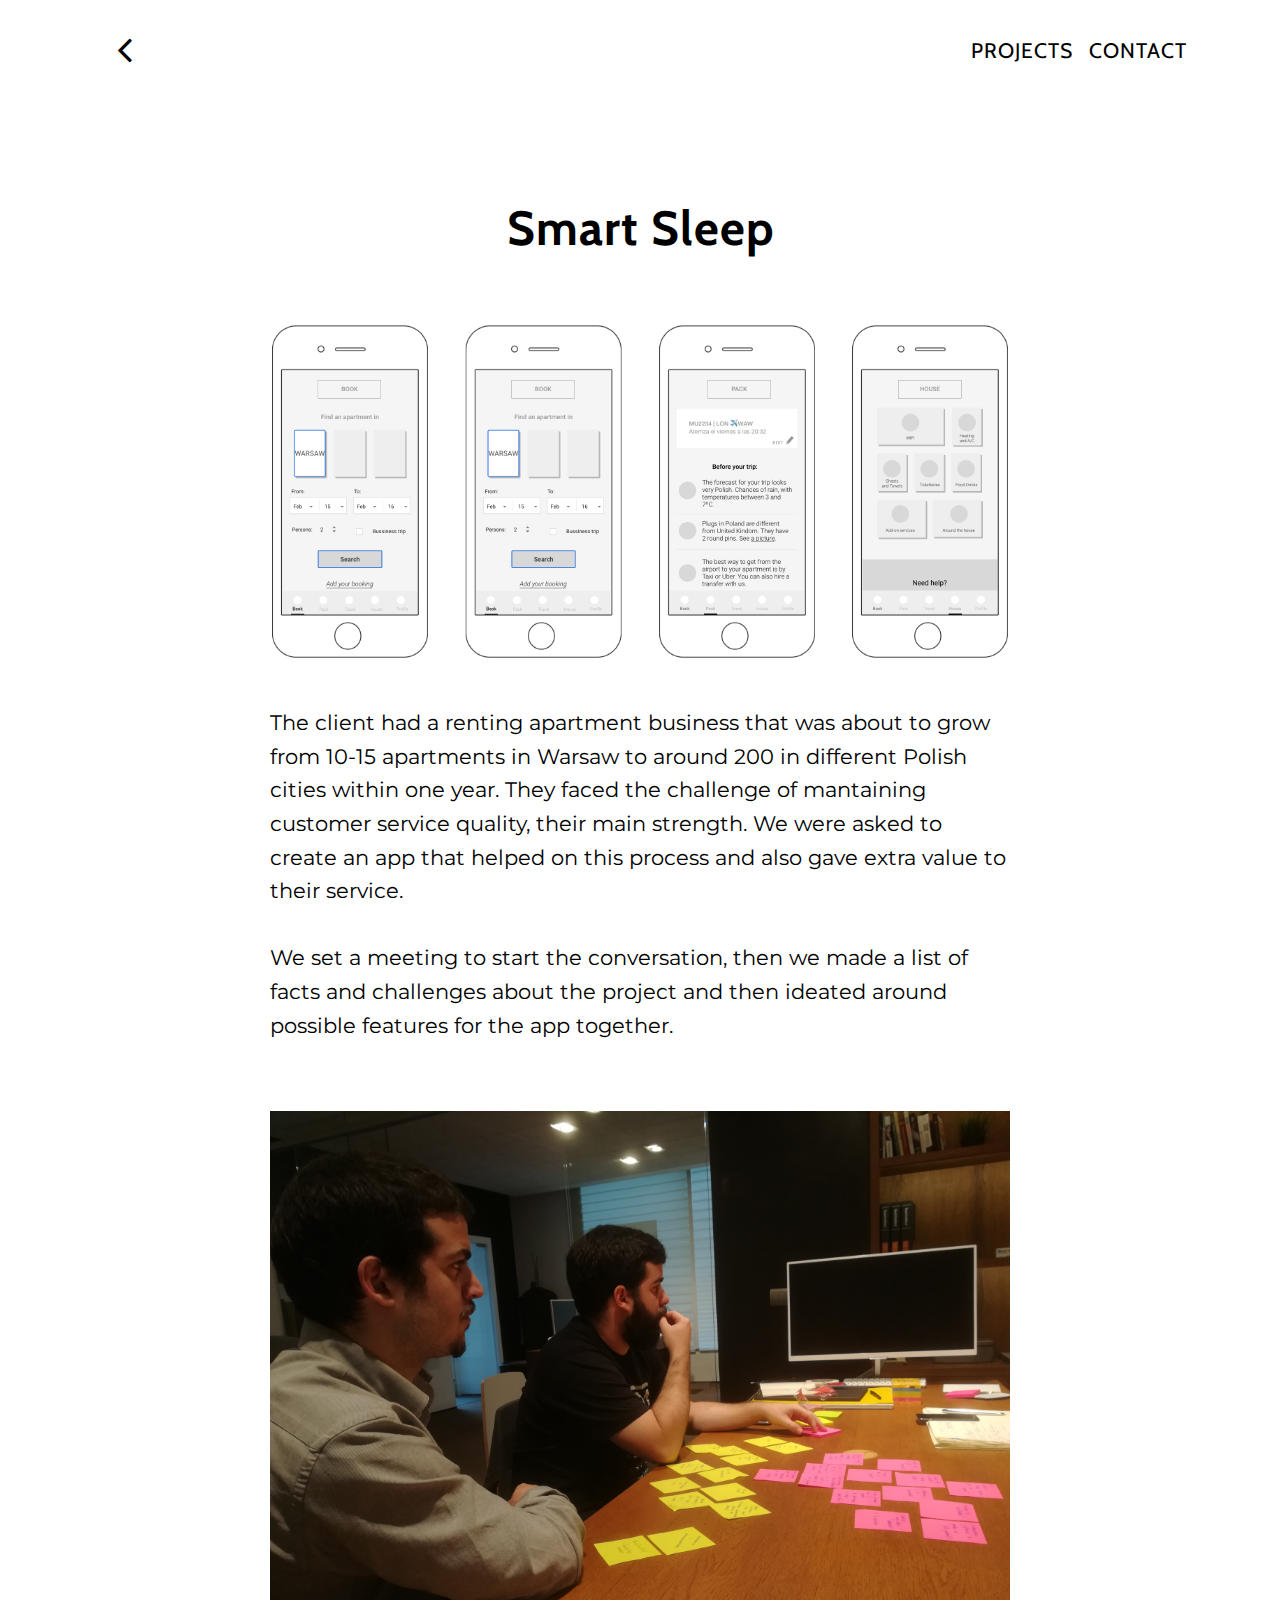
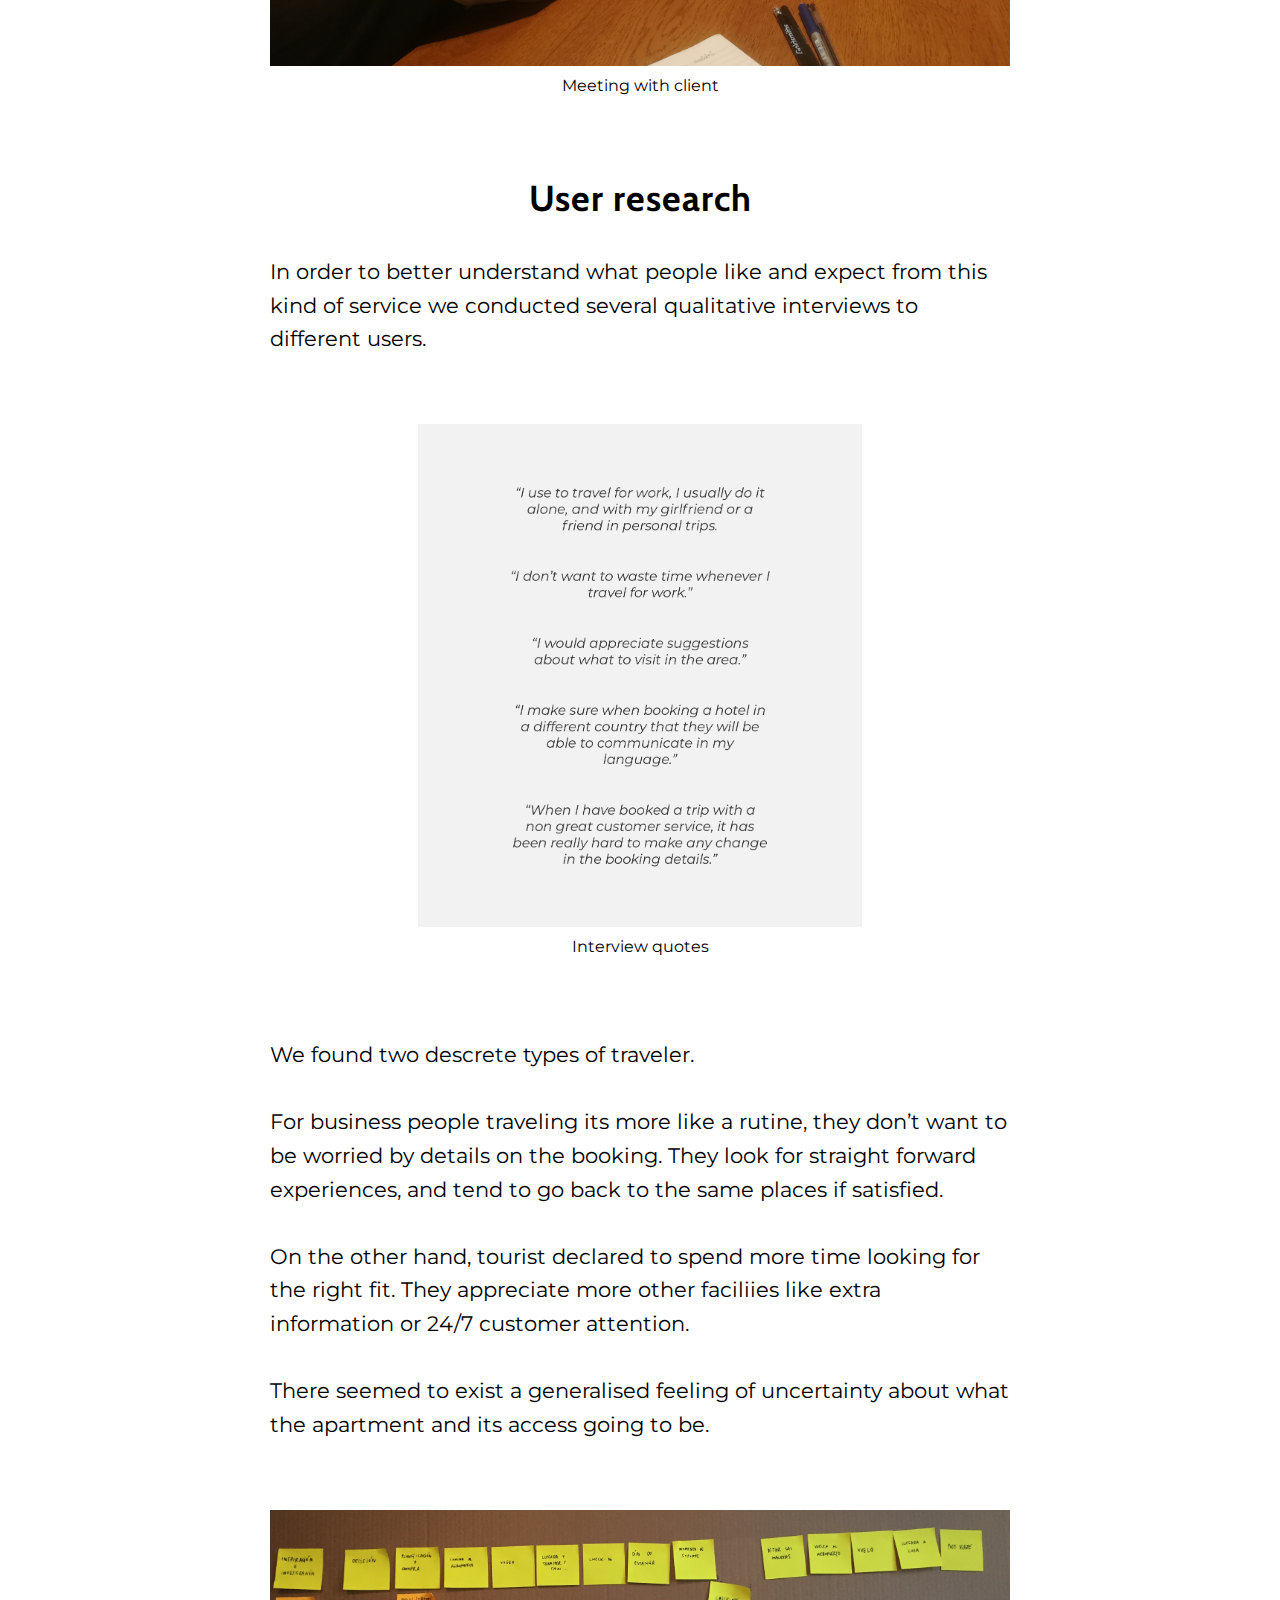
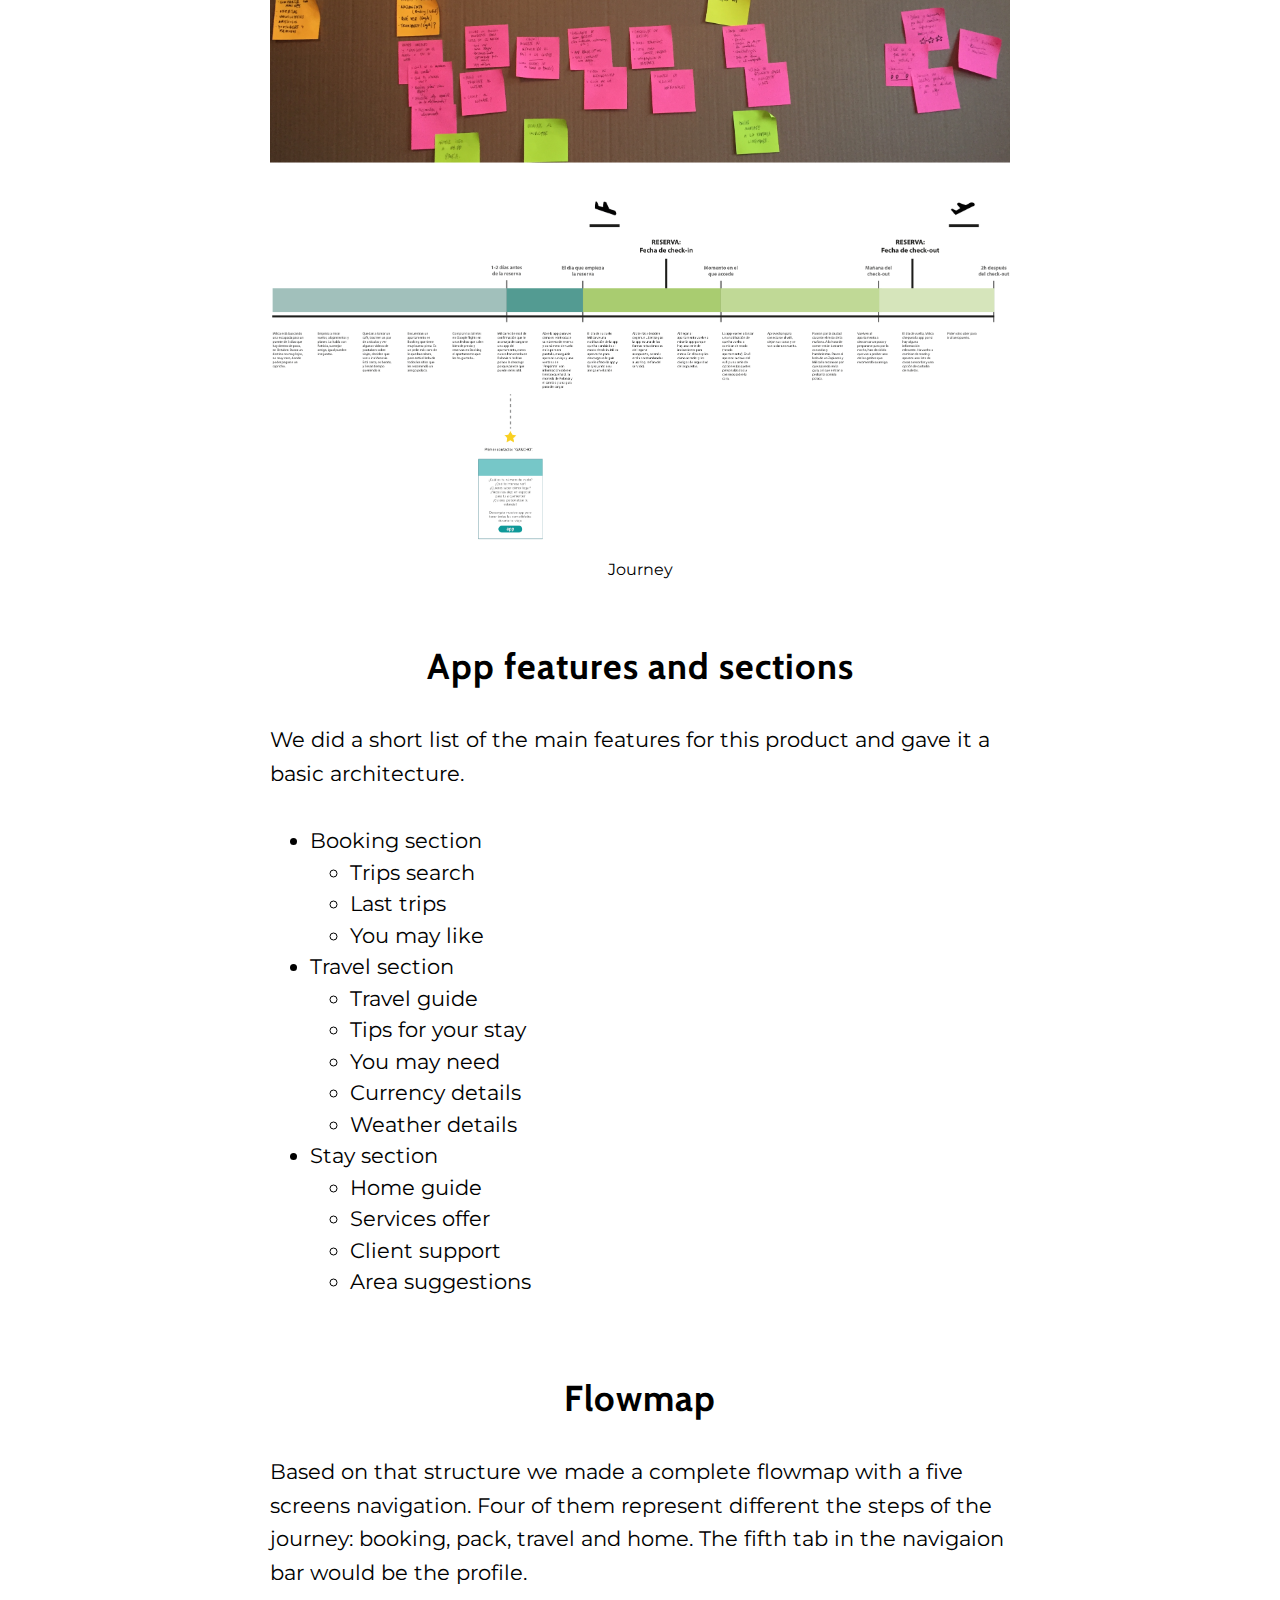
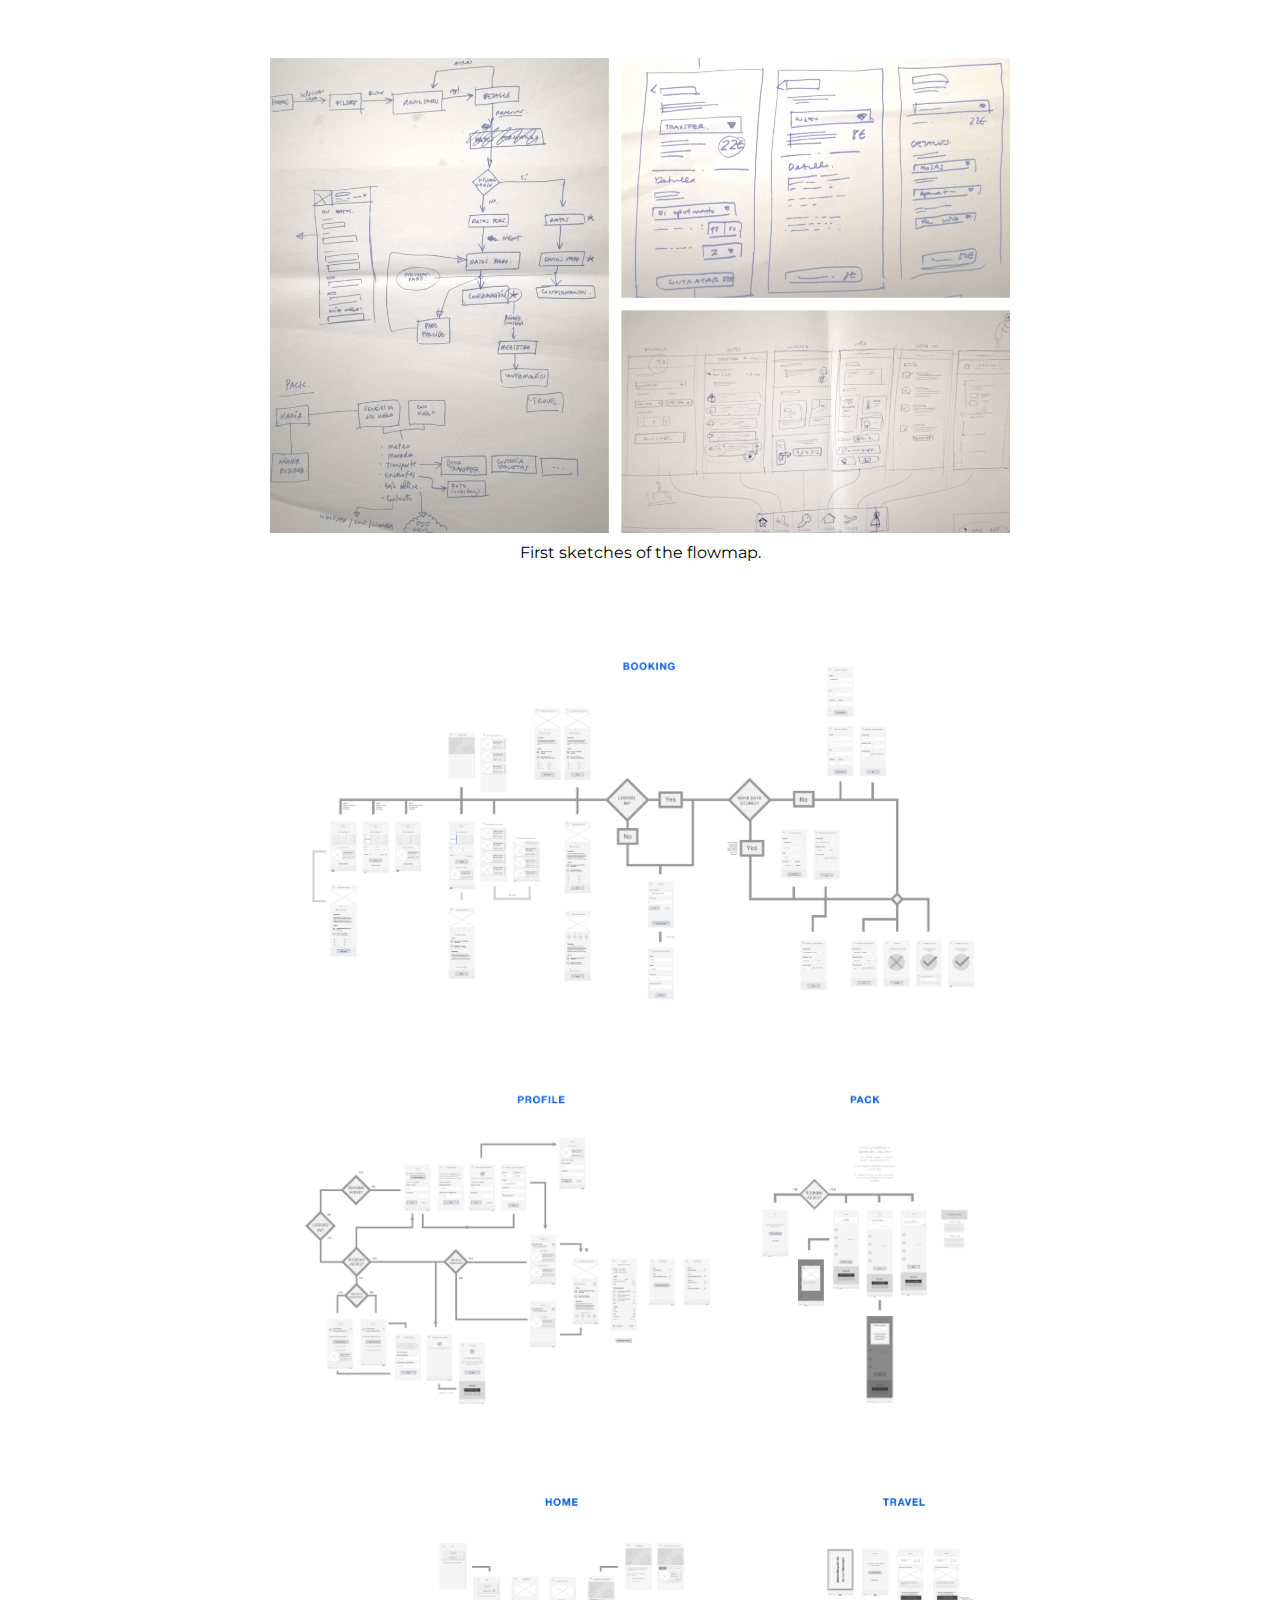
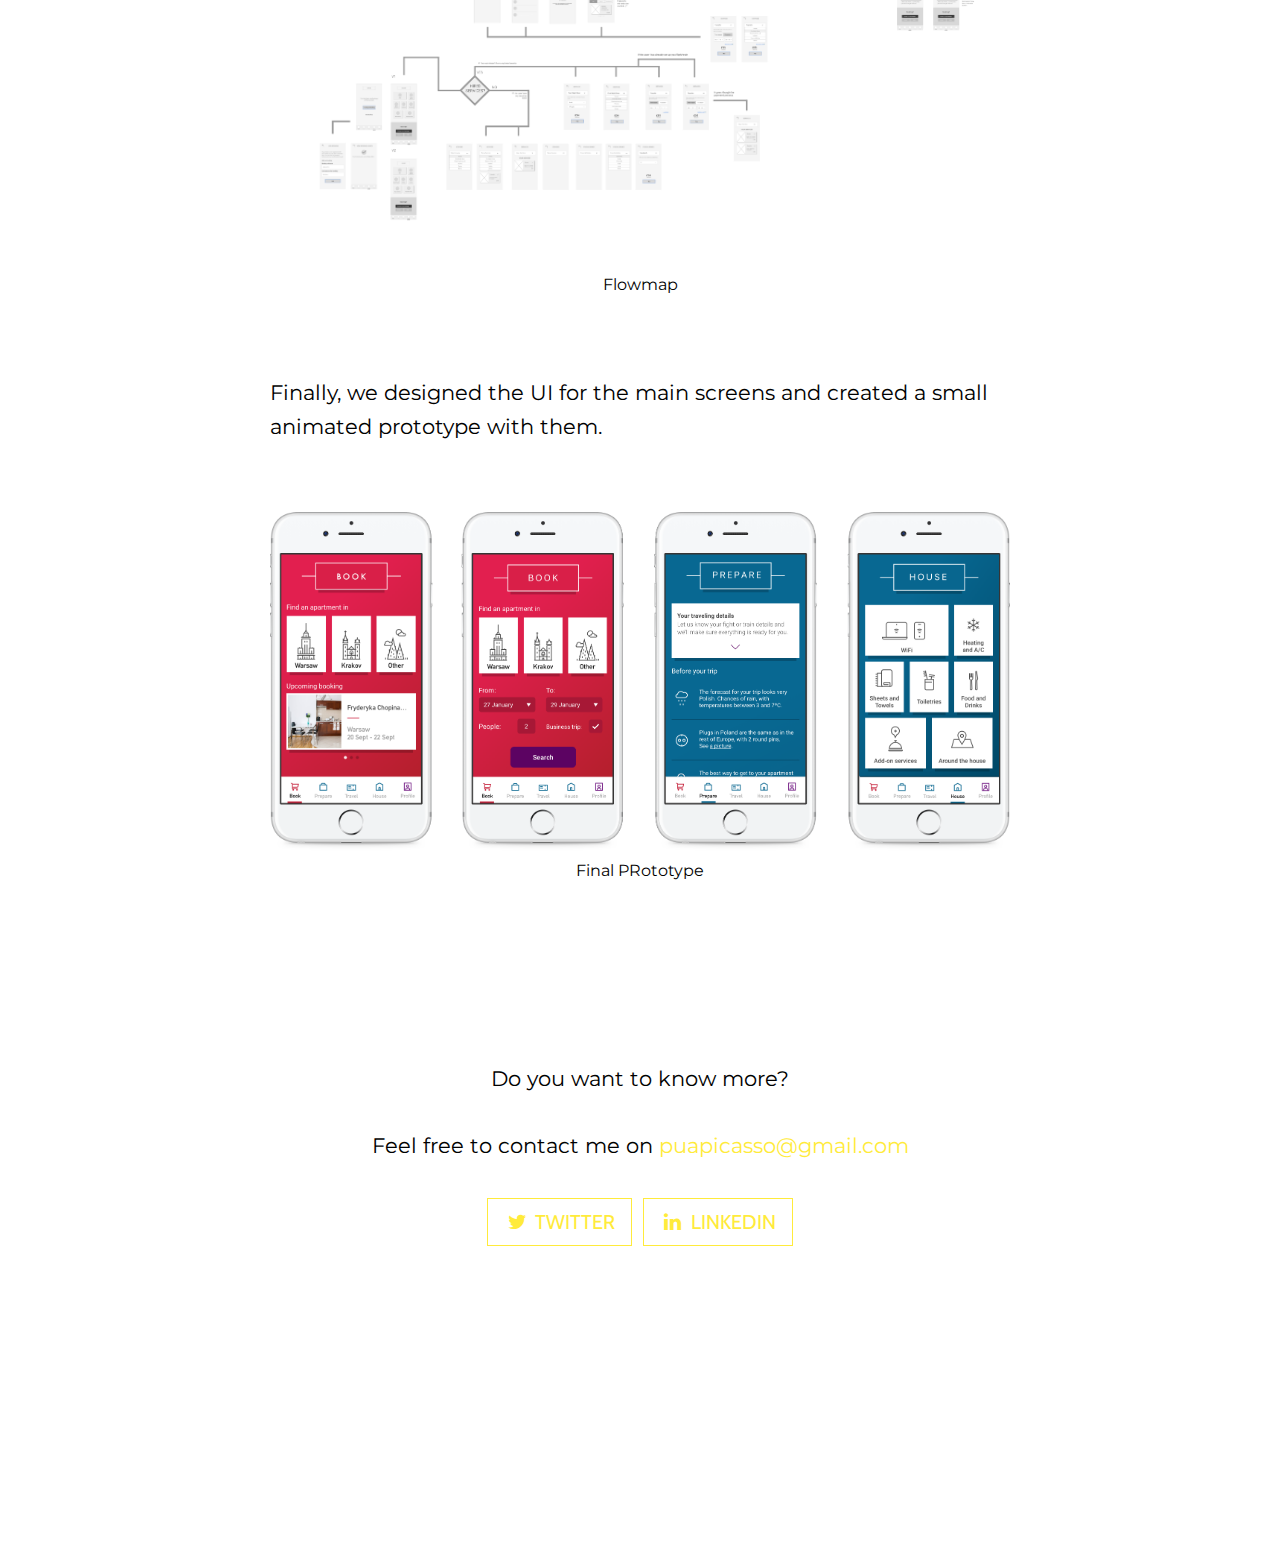
<file: smartsleep.html>
<!DOCTYPE html>
<html lang="en">

<head>
    <meta charset="utf-8">
    <meta name="viewport" content="width=device-width, initial-scale=1, shrink-to-fit=no">
    <meta name="description" content="">
    <meta name="author" content="">
    <title>Pablo Alvarez Porfolio</title>
    <!-- Bootstrap core CSS -->
    <link href="vendor/bootstrap/css/bootstrap.min.css" rel="stylesheet">
		<!-- Custom fonts for this template -->
		<link
      href="https://fonts.googleapis.com/css?family=Montserrat&display=swap"
      rel="stylesheet"
      type="text/css"
    />
    <link href="vendor/font-awesome/css/font-awesome.min.css" rel="stylesheet" type="text/css">
    <link href="https://fonts.googleapis.com/css?family=Lora:400,700,400italic,700italic" rel="stylesheet" type="text/css">
    <link href='https://fonts.googleapis.com/css?family=Cabin:700' rel='stylesheet' type='text/css'>
    <!-- Custom styles for this template -->
    <link href="css/grayscale.css" rel="stylesheet">
</head>

<body id="page-top">
    <!-- Navigation -->
    <nav class="navbar navbar-expand-lg navbar-light" id="mainNav">
        <div class="container">
            <a class="navbar-brand js-scroll-trigger" href="#page-top"></a>
            <button class="navbar-toggler navbar-toggler-right non-focus-border" type="button" data-toggle="collapse" data-target="#navbarResponsive" aria-controls="navbarResponsive" aria-expanded="false" aria-label="Toggle navigation">
                <i class="fa fa-bars"></i>
            </button>
            <div class="collapse navbar-collapse" id="navbarResponsive">
								<a class="nav-link js-scroll-trigger icon-back" href="/#intro">
									<i class="fa fa-2x fa-angle-left animated btn-down btn-circle"></i>
								</a>
                <ul class="navbar-nav ml-auto">
                    <!-- <li class="nav-item">
                        <a class="nav-link js-scroll-trigger" href="/#intro">About</a>
                    </li> -->
                    <li class="nav-item">
                        <a class="nav-link js-scroll-trigger" href="/#nequi">Projects</a>
                    </li>
                    <li class="nav-item">
                        <a class="nav-link js-scroll-trigger" href="/#contact">Contact</a>
                    </li>
                </ul>
            </div>
        </div>
    </nav>

    <!-- Section -->
    <section id="white-section" class="project-section content-section text-center">
        <div class="container">
            <div class="col-lg-8 mx-auto">
                <div class="row">
                   
                    
                    
                    <div class="col-xs-12">
                            <h2>Smart Sleep</h2>
                            <br>
                            <figure>
                                <img src="img/poland-wireframes.png" class="img-responsive img-home img-home-section2" width="100%">
                                <!-- <figcaption>Meeting with client</figcaption> -->
                            </figure>
                            <br>
                            
														<p>The client had a renting apartment business that was about to grow from 10-15 apartments in Warsaw to around 200 in different Polish cities within one year. They faced the challenge of mantaining customer service quality, their main strength. We were asked to create an app that helped on this process and also gave extra value to their service.<br><br>
															We set a meeting to start the conversation, then we made a list of facts and challenges about the project and then ideated around possible features for the app together.<br><br></p>
                            
                            <figure>
                                <img src="img/meeting-poland.jpg" class="img-responsive img-home img-home-section2" width="100%">
                                <figcaption>Meeting with client</figcaption>
                            </figure>
                            <br><br>

                            <h3><b>User research</b><br></h3>
                            <p>In order to better understand what people like and expect from this kind of service we conducted several qualitative interviews to different users.<br><br></p>

                            <figure>
                                <img src="img/notebook.png" class="img-responsive img-home img-home-section2" width="60%">
                                <figcaption>Interview quotes</figcaption>
                                </figure>
                            <br><br>
														<p>We found two descrete types of traveler.<br><br>

														For business people traveling its more like a rutine, they don’t want to be worried by details on the booking. They look for straight forward experiences, and tend to go back to the same places if satisfied.<br><br>

														On the other hand, tourist declared to spend more time looking for the right fit. They appreciate more other faciliies like extra information or 24/7 customer attention.<br><br>

														There seemed to exist a generalised feeling of uncertainty about what the apartment and its access going to be. 
														<br><br></p>

                            

                            </figure>
                            <img src="img/journey-ss.png" class="img-responsive img-home img-home-section2" width="100%">
                            <figcaption>Journey</figcaption>
                            </figure>
                            <br><br>

                            <h3><b>App features and sections</b><br></h3>
                            <p>We did a short list of the main features for this product and gave it a basic architecture.<br></p>
                            <ul style="text-align: left">
                                <li>Booking section</li>
                                <ul>
                                    <li>Trips search</li>
                                    <li>Last trips</li>
                                    <li>You may like</li>
                                </ul>
                                <li>Travel section</li>
                                <ul>
                                    <li>Travel guide</li>
                                    <li>Tips for your stay</li>
                                    <li>You may need</li>
                                    <li>Currency details</li>
                                    <li>Weather details</li>
                                </ul>
                                <li>Stay section</li>
                                <ul>
                                    <li>Home guide</li>
                                    <li>Services offer</li>
                                    <li>Client support</li>
                                    <li>Area suggestions</li>
                                </ul>
                            </ul>
                            <br><br>
                            <h3><b>Flowmap</b><br></h3>

                            <p>Based on that structure we made a complete flowmap with a five screens navigation. Four of them represent different the steps of the journey: booking, pack, travel and home. The fifth tab in the navigaion bar would be the profile.<br><br></p>

                            </figure>
                                <img src="img/sketches-wireframes.png" class="img-responsive img-home img-home-section2" width="100%">
                                <figcaption>First sketches of the flowmap.</figcaption>
                            </figure>
                            <br><br>

                            <figure>
                                <img src="img/Poland-flow.png" class="img-responsive img-home img-home-section2" width="100%">
                                <figcaption>Flowmap</figcaption>
                            </figure>
                            <br><br>

                            <p>Finally, we designed the UI for the main screens and  created a small animated prototype with them.<br><br></p>

                            <figure>
                                    <img src="img/poland.png" class="img-responsive img-home img-home-section2" width="100%">
                                    <figcaption>Final PRototype</figcaption>
                                </figure>
                                <br><br>
                    </div>
                </div>
            </div>
				</div>
				

				<div class="container" style="padding-top: 100px">
						<div class="row">
							<div class="col-lg-8 mx-auto">
								<p style="text-align: center">
									Do you want to know more?<br /><br />Feel free to contact me on
									<a href="mailto:puapicasso@gmail.com?Subject=Hello"
										>puapicasso@gmail.com</a
									>
								</p>
								<ul class="list-inline banner-social-buttons">
									<li class="list-inline-item">
										<a
											href="https://twitter.com/puapicasso"
											class="btn btn-default btn-lg"
										>
											<i class="fa fa-twitter fa-fw"></i>
											<span class="network-name">Twitter</span>
										</a>
									</li>
									<li class="list-inline-item">
										<a
											href="https://www.linkedin.com/in/pabloalvarezpicasso/"
											class="btn btn-default btn-lg"
										>
											<i class="fa fa-linkedin fa-fw"></i>
											<span class="network-name">Linkedin</span>
										</a>
									</li>
								</ul>
							</div>
						</div>
					</div>
    </section>

    <!-- Footer -->
    <footer>
        <!-- <div class="container text-center">
        <p>Thanks!</p>
      </div> -->
    </footer>
    <!-- Bootstrap core JavaScript -->
    <script src="vendor/jquery/jquery.min.js"></script>
    <script src="vendor/bootstrap/js/bootstrap.bundle.min.js"></script>
    <!-- Plugin JavaScript -->
    <script src="vendor/jquery-easing/jquery.easing.min.js"></script>
    <!-- Custom scripts for this template -->
    <script src="js/grayscale.js"></script>
</body>

</html>
</file>
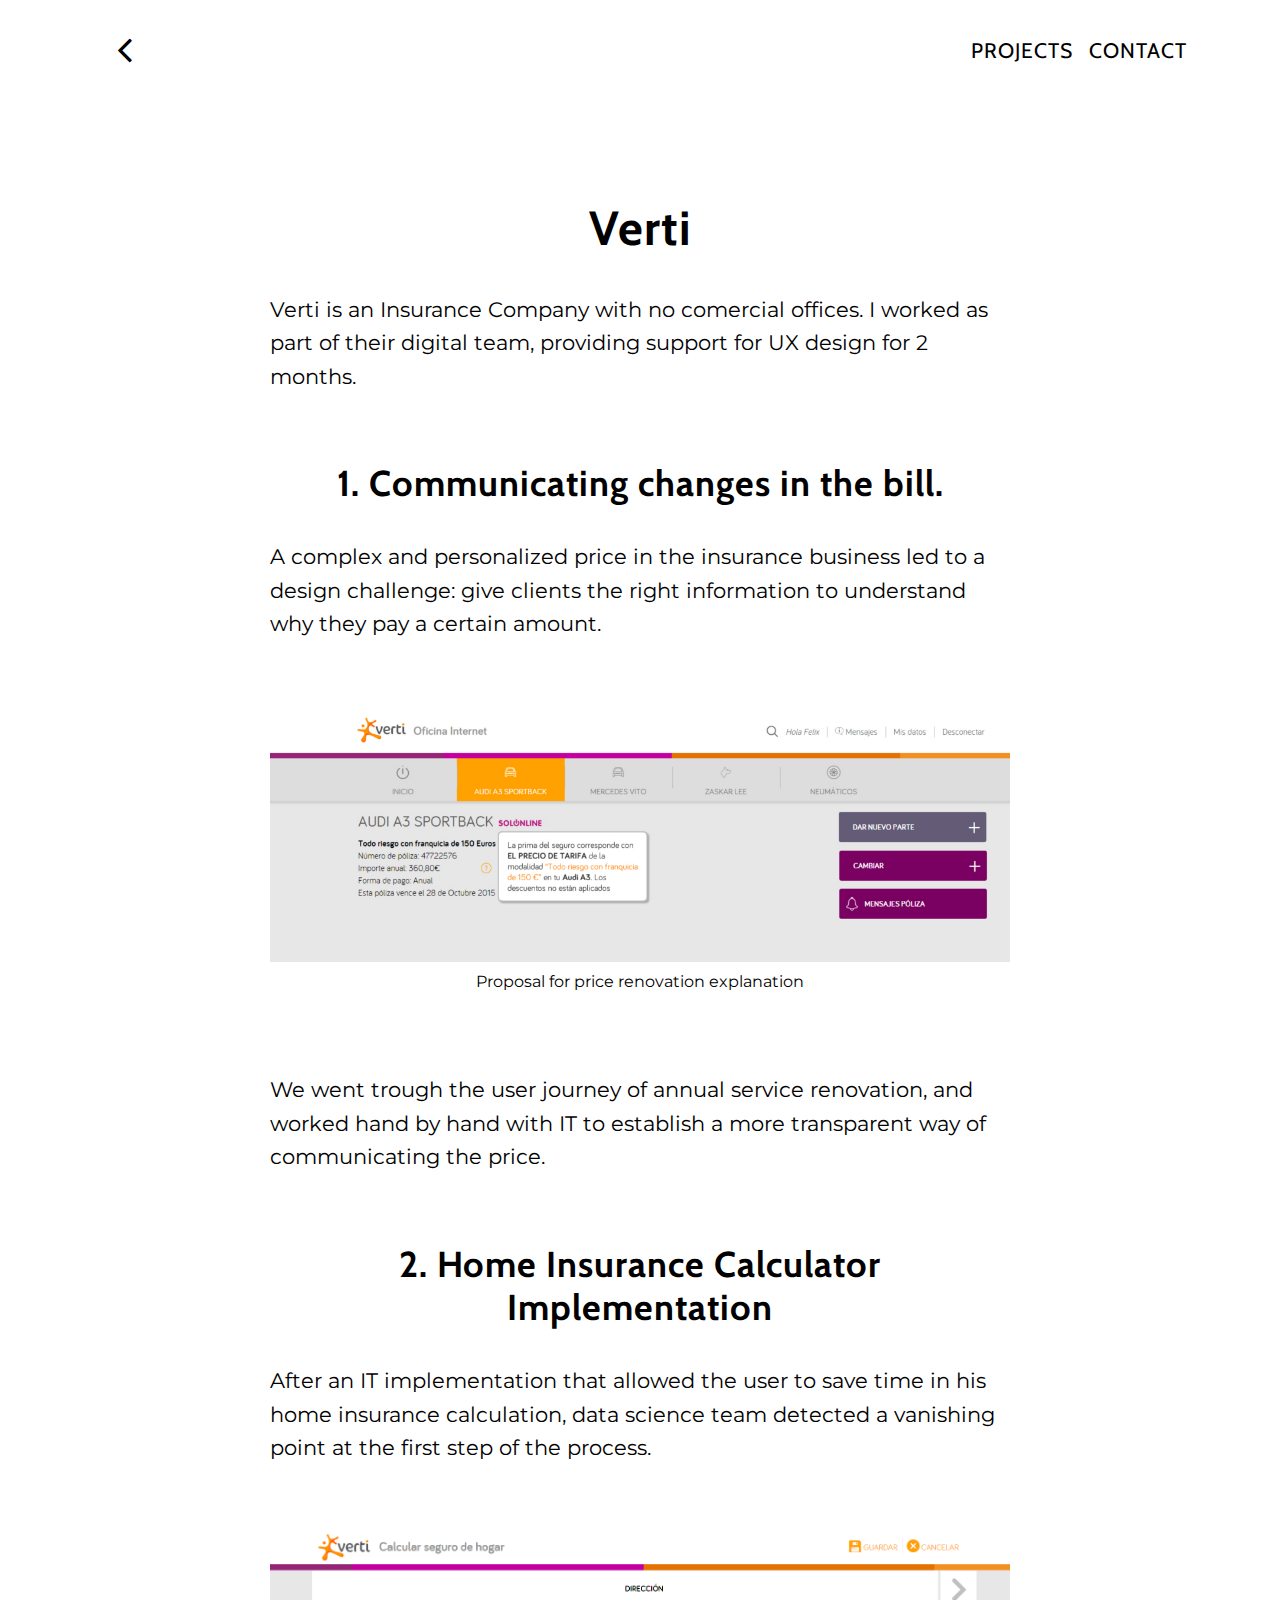
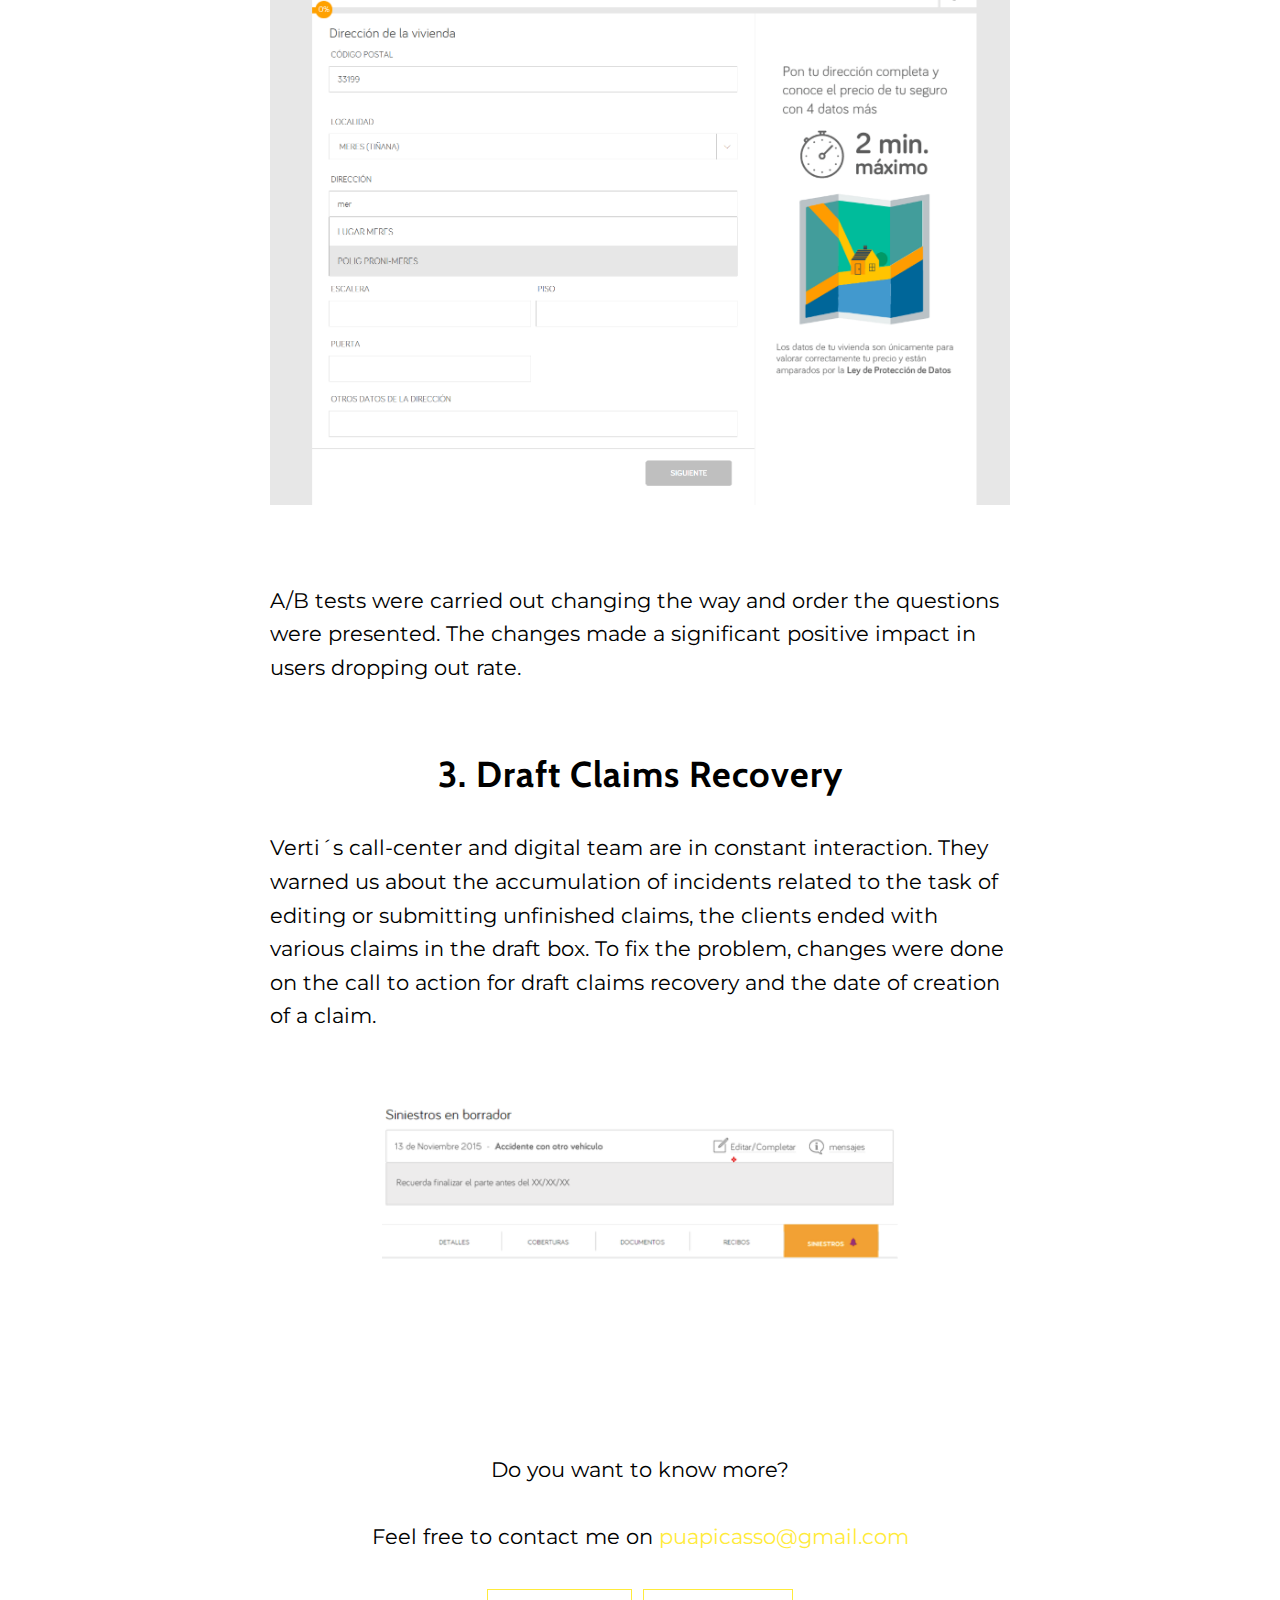
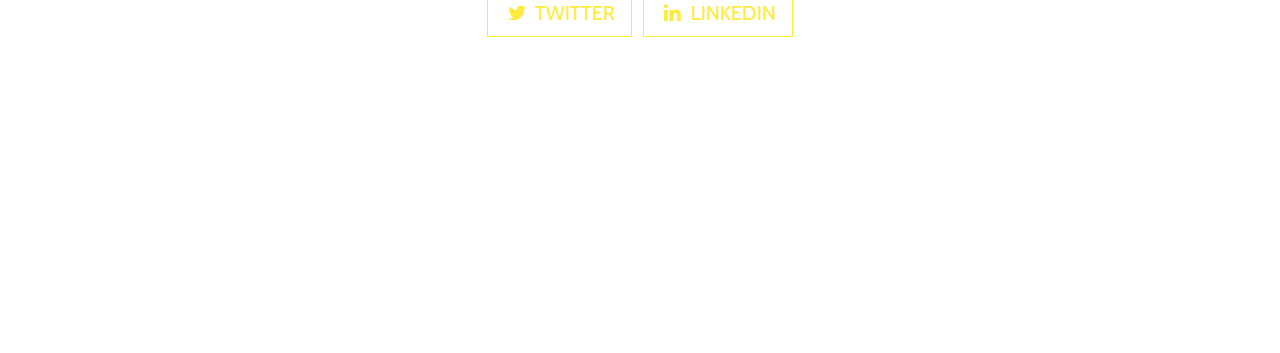
<file: verti.html>
<!DOCTYPE html>
<html lang="en">
  <head>
    <meta charset="utf-8" />
    <meta
      name="viewport"
      content="width=device-width, initial-scale=1, shrink-to-fit=no"
    />
    <meta name="description" content="" />
    <meta name="author" content="" />
    <title>Pablo Alvarez Porfolio</title>
    <!-- Bootstrap core CSS -->
    <link href="vendor/bootstrap/css/bootstrap.min.css" rel="stylesheet" />
    <!-- Custom fonts for this template -->
    <link
      href="https://fonts.googleapis.com/css?family=Montserrat&display=swap"
      rel="stylesheet"
      type="text/css"
    />
    <link
      href="vendor/font-awesome/css/font-awesome.min.css"
      rel="stylesheet"
      type="text/css"
    />
    <link
      href="https://fonts.googleapis.com/css?family=Lora:400,700,400italic,700italic"
      rel="stylesheet"
      type="text/css"
    />
    <link
      href="https://fonts.googleapis.com/css?family=Cabin:700"
      rel="stylesheet"
      type="text/css"
    />
    <!-- Custom styles for this template -->
    <link href="css/grayscale.css" rel="stylesheet" />
  </head>

  <body id="page-top">
    <!-- Navigation -->
    <nav class="navbar navbar-expand-lg navbar-light" id="mainNav">
      <div class="container">
        <a class="navbar-brand js-scroll-trigger" href="#page-top"></a>
        <button
          class="navbar-toggler navbar-toggler-right non-focus-border"
          type="button"
          data-toggle="collapse"
          data-target="#navbarResponsive"
          aria-controls="navbarResponsive"
          aria-expanded="false"
          aria-label="Toggle navigation"
        >
          <i class="fa fa-bars"></i>
        </button>
        <div class="collapse navbar-collapse" id="navbarResponsive">
          <a class="nav-link js-scroll-trigger icon-back" href="/#intro">
            <i class="fa fa-2x fa-angle-left animated btn-down btn-circle"></i>
          </a>
          <ul class="navbar-nav ml-auto">
            <!-- <li class="nav-item">
                        <a class="nav-link js-scroll-trigger" href="/#intro">About</a>
                    </li> -->
            <li class="nav-item">
              <a class="nav-link js-scroll-trigger" href="/#nequi">Projects</a>
            </li>
            <li class="nav-item">
              <a class="nav-link js-scroll-trigger" href="/#contact">Contact</a>
            </li>
          </ul>
        </div>
      </div>
    </nav>

    <!-- Section -->
    <section
      id="white-section"
      class="project-section content-section text-center"
    >
      <div class="container">
        <div class="col-lg-8 mx-auto">
          <div class="row">
            <div class="col-xs-12">
              <h2>Verti</h2>

              <p>
                Verti is an Insurance Company with no comercial offices. I
                worked as part of their digital team, providing support for UX
                design for 2 months. <br /><br />
              </p>
              <h3><b>1. Communicating changes in the bill.</b><br /></h3>
              <p>
                A complex and personalized price in the insurance business led
                to a design challenge: give clients the right information to
                understand why they pay a certain amount.<br /><br />
              </p>
              <figure>
                <!-- <img src="img/verti_01.png" class="img-responsive img-home img-home-section2" width="100%"> -->
                <img
                  src="img/verti-renew.png"
                  class="img-responsive img-home img-home-section2"
                  width="100%"
                />
                <figcaption>
                  Proposal for price renovation explanation
                </figcaption>
              </figure>
              <br /><br />
              <p>
                We went trough the user journey of annual service renovation,
                and worked hand by hand with IT to establish a more transparent
                way of communicating the price. <br /><br />
              </p>
              <h3><b>2. Home Insurance Calculator Implementation</b><br /></h3>
              <p>
                After an IT implementation that allowed the user to save time in
                his home insurance calculation, data science team detected a
                vanishing point at the first step of the process.<br /><br />
              </p>
              <figure>
                <img
                  src="img/verti_05.png"
                  class="img-responsive img-home img-home-section2"
                  width="100%"
                />
                <!-- <img src="img/verti_04.png" class="img-responsive img-home img-home-section2" width="100%"> -->
              </figure>
              <br /><br />
              <p>
                A/B tests were carried out changing the way and order the
                questions were presented. The changes made a significant
                positive impact in users dropping out rate.<br /><br />
              </p>
              <h3><b>3. Draft Claims Recovery</b><br /></h3>
              <p>
                Verti´s call-center and digital team are in constant
                interaction. They warned us about the accumulation of incidents
                related to the task of editing or submitting unfinished claims,
                the clients ended with various claims in the draft box. To fix
                the problem, changes were done on the call to action for draft
                claims recovery and the date of creation of a claim.<br /><br />
              </p>
              <figure>
                <img
                  src="img/verti_03.png"
                  class="img-responsive img-home img-home-section2"
                  width="70%"
                />
              </figure>
              <br /><br />
            </div>
          </div>
        </div>
      </div>

      <div class="container" style="padding-top: 100px">
        <div class="row">
          <div class="col-lg-8 mx-auto">
            <p style="text-align: center">
              Do you want to know more?<br /><br />Feel free to contact me on
              <a href="mailto:puapicasso@gmail.com?Subject=Hello"
                >puapicasso@gmail.com</a
              >
            </p>
            <ul class="list-inline banner-social-buttons">
              <li class="list-inline-item">
                <a
                  href="https://twitter.com/puapicasso"
                  class="btn btn-default btn-lg"
                >
                  <i class="fa fa-twitter fa-fw"></i>
                  <span class="network-name">Twitter</span>
                </a>
              </li>
              <li class="list-inline-item">
                <a
                  href="https://www.linkedin.com/in/pabloalvarezpicasso/"
                  class="btn btn-default btn-lg"
                >
                  <i class="fa fa-linkedin fa-fw"></i>
                  <span class="network-name">Linkedin</span>
                </a>
              </li>
            </ul>
          </div>
        </div>
      </div>
    </section>

    <!-- Footer -->
    <footer>
      <!-- <div class="container text-center">
        <p>Thanks!</p>
      </div> -->
    </footer>
    <!-- Bootstrap core JavaScript -->
    <script src="vendor/jquery/jquery.min.js"></script>
    <script src="vendor/bootstrap/js/bootstrap.bundle.min.js"></script>
    <!-- Plugin JavaScript -->
    <script src="vendor/jquery-easing/jquery.easing.min.js"></script>
    <!-- Custom scripts for this template -->
    <script src="js/grayscale.js"></script>
  </body>
</html>
</file>
<file: css/grayscale.css>
/*!
 * Start Bootstrap - Grayscale v4.0.0-beta.2 (https://startbootstrap.com/template-overviews/grayscale)
 * Copyright 2013-2017 Start Bootstrap
 * Licensed under MIT (https://github.com/BlackrockDigital/startbootstrap-grayscale/blob/master/LICENSE)
 */
/*index*/
/*  a {
  -webkit-transition: all 0.2s ease-in-out;
  -moz-transition: all 0.2s ease-in-out;
  transition: all 0.2s ease-in-out;
  color: #ffeb3b; }
  a:focus, a:hover {
    text-decoration: none;
    color: #fbc02d; }
*/

body {
  font-family: "Montserrat", "Helvetica Neue", Helvetica, Arial, sans-serif;
  /* font-family: 'Lora', 'Helvetica Neue', Helvetica, Arial, sans-serif; */
  position: relative;
  width: 100%;
  height: 100%;
  color: black;
  background-color: white;
  font-size: 21px;
}

html {
  width: 100%;
  height: 100%;
}

h1,
h2,
h3,
h4,
h5,
h6 {
  font-family: "Cabin", "Helvetica Neue", Helvetica, Arial, sans-serif;
  font-weight: 700;
  margin: 0 0 35px;
  letter-spacing: 1px;
  /* text-transform: uppercase; */
}

h2 {
  font-size: 3rem;
}
h3 {
  font-size: 2.25rem;
}

p {
  font-size: 21px;
  line-height: 1.5;
  margin: 0 0 25px;
  text-align: left;
}

figcaption {
  font-size: 1rem;
  padding-top: 8px;
}

@media (min-width: 768px) {
  p {
    font-size: 21px;
    line-height: 1.6;
    margin: 0 0 35px;
  }
}

a {
  -webkit-transition: all 0.2s ease-in-out;
  -moz-transition: all 0.2s ease-in-out;
  transition: all 0.2s ease-in-out;
  color: #ffeb3b;
}

a:focus,
a:hover {
  text-decoration: underline;
  color: #ffeb3b;
}

/*********/

.pilcro-link {
  -webkit-transition: all 0.2s ease-in-out;
  -moz-transition: all 0.2s ease-in-out;
  transition: all 0.2s ease-in-out;
  text-decoration: none;
  color: #ec6470;
}

.pilcro-link:focus,
.pilcro-link:hover {
  text-decoration: underline;
  color: #ec6470;
}
/************/

#mainNav {
  overflow: hidden;
  position: fixed;
  width: 100%;
  z-index: 999;
  font-family: "Cabin", "Helvetica Neue", Helvetica, Arial, sans-serif;
  margin-bottom: 0;
  text-transform: uppercase;
  /* border-bottom: 1px solid rgba(255, 255, 255, 0.3); */
  background-color: white;
}

#mainNav .navbar-toggler {
  font-size: 14px;
  padding: 11px;
  color: black;
  border: none;
}

#mainNav .navbar-brand {
  font-weight: 700;
}

#mainNav a {
  color: black;
}

#mainNav .navbar-nav .nav-item {
  -webkit-transition: background 0.3s ease-in-out;
  -moz-transition: background 0.3s ease-in-out;
  transition: background 0.3s ease-in-out;
}

#mainNav .navbar-nav .nav-item:hover {
  color: fade(white, 80%);
  outline: none;
  background-color: transparent;
}

#mainNav .navbar-nav .nav-item:active,
#mainNav .navbar-nav .nav-item:focus {
  outline: none;
  background-color: transparent;
}

@media (min-width: 992px) {
  #mainNav {
    padding-top: 20px;
    padding-bottom: 20px;
    -webkit-transition: background 0.3s ease-in-out,
      padding-top 0.3s ease-in-out, padding-bottom 0.3s;
    -moz-transition: background 0.3s ease-in-out, padding-top 0.3s ease-in-out,
      padding-bottom 0.3s;
    transition: background 0.3s ease-in-out, padding-top 0.3s ease-in-out,
      padding-bottom 0.3s;
    letter-spacing: 1px;
    border-bottom: none;
    background: white;
  }
  #mainNav.navbar-shrink {
    padding-top: 10px;
    padding-bottom: 10px;
    /* border-bottom: 1px solid rgba(255, 255, 255, 0.3); */
    background: white;
  }
  #mainNav .nav-link.active {
    outline: none;
    /* background-color: rgba(255, 255, 255, 0.3); */
    border-bottom: 6px solid rgba(255, 255, 255, 0.3);
  }
  /* #mainNav .nav-link.active:hover {
            color: white;
        } */
}

.masthead {
  display: table;
  width: 100%;
  height: auto;
  padding: 200px 0;
  text-align: center;
  color: black;
  /* background: url("../img/post-it-pablo.png") no-repeat bottom center scroll;
        -webkit-filter: grayscale(100%) ;
        filter:  grayscale(100%) ; */
  /* background-color: #1c1c1c; */
  -webkit-background-size: cover;
  -moz-background-size: cover;
  -o-background-size: cover;
  background-size: cover;
}
/* */

.masthead .intro-body {
  display: table-cell;
  vertical-align: middle;
}

.masthead .intro-body .brand-heading {
  font-size: 50px;
}

.masthead .intro-body .intro-text {
  font-size: 18px;
}

@media (min-width: 768px) {
  .masthead {
    height: 100%;
    padding: 0;
  }
  .masthead .intro-body .brand-heading {
    font-size: 50px;
  }
  .masthead .intro-body .intro-text {
    font-size: 50px;
  }
}

.btn-down {
  color: black;
}

.btn-down:focus,
.btn-down:hover {
  color: black;
  outline: none;
  /*background: rgba(255, 255, 255, 0.1);*/
}

.non-focus-border:focus,
.non-focus-border:hover {
  outline: none;
  box-shadow: none;
}
/*home*/

.pabloalvarez {
  margin-top: auto;
  margin-bottom: auto;
}

.content-section {
  padding-top: 150px;
  padding-bottom: 150px;
}

.project-section {
  z-index: 9999;
  color: white;
  /*background: url("../img/downloads-bg.jpg") no-repeat center center scroll;*/
  background-color: #fff;
  -webkit-background-size: cover;
  -moz-background-size: cover;
  -o-background-size: cover;
  background-size: cover;
}

/*nequi*/

#nequi {
  background-color: #49cda2;
}

#section-gif {
  /*width: 30%;*/
  vertical-align: middle;
  margin-top: auto;
  margin-bottom: auto;
  padding-right: 6vh;
  padding-left: 6vh;
}

#section-gif .img {
  vertical-align: middle;
}

#section-text {
  /*    margin: 20px;*/
  vertical-align: middle;
  margin-top: auto;
  margin-bottom: auto;
  padding-right: 6vh;
  padding-left: 6vh;
}
/*verti*/

#verti {
  background-color: #fff;
  color: #000;
}
/*white*/
#white-section {
  background-color: #fff;
  color: #000;
}
/* ballth*/

#ballth {
  background-color: #fafafa;
  color: #000;
}

#ipad {
  margin: 10vh;
  margin-top: 0;
  background: url("../img/bth.gif") no-repeat bottom center scroll;
  background-size: 82%;
  background-position: center;
  /*background top: -40px;*/
  /*background-color: #003366;*/
}

#iphones {
  margin: 10vh;
  margin-top: 0;
  /*  background-color: #003366;
*/
}
/*connected home*/

#connected {
  background-color: #53bcd4;
  color: #fff;
}

@media (min-width: 992px) {
  .content-section {
    padding-top: 200px;
    padding-bottom: 200px;
  }
}

.btn {
  font-family: "Cabin", "Helvetica Neue", Helvetica, Arial, sans-serif;
  font-weight: 400;
  -webkit-transition: all 0.3s ease-in-out;
  -moz-transition: all 0.3s ease-in-out;
  transition: all 0.3s ease-in-out;
  text-transform: uppercase;
  border-radius: 0;
}

.btn-default {
  color: #ffeb3b;
  border: 1px solid #ffeb3b;
  background-color: transparent;
}

.btn-default:focus,
.btn-default:hover {
  /*outline:0;*/
  outline: none;
  color: black;
  border: 1px solid #ffeb3b;
  /*outline: none;*/
  background-color: #ffeb3b;
}
/************/
.nequi {
  color: #210049;
  border: 1px solid #210049;
  background-color: #210049;
  background-color: transparent;
}

.nequi:focus,
.nequi:hover {
  color: #49cda2;
  border: 1px solid #210049;
  /*outline: none;*/
  background-color: #210049;
  /*box-shadow: none;*/
}

.nequi-link {
  -webkit-transition: all 0.2s ease-in-out;
  -moz-transition: all 0.2s ease-in-out;
  transition: all 0.2s ease-in-out;
  text-decoration: none;
  color: #49cda2;
}

.nequi-link:focus,
.nequi-link:hover {
  text-decoration: underline;
  color: #49cda2;
}
/************/
.white-section {
  color: #dc1f4a;
  border: 1px solid #dc1f4a;
  background-color: #dc1f4a;
  background-color: transparent;
}

.white-section:focus,
.white-section:hover {
  color: #fff;
  border: 1px solid #dc1f4a;
  /*outline: none;*/
  background-color: #dc1f4a;
  /*box-shadow: none;*/
}

/************/
.white-button {
  color: #fff;
  border: 1px solid #fff;
  background-color: #fff;
  background-color: transparent;
}

.white-button:focus,
.white-button:hover {
  color: #53bcd4;
  border: 1px solid #fff;
  /*outline: none;*/
  background-color: #fff;
  /*box-shadow: none;*/
}
/************/
.verti {
  color: #f57f17;
  border: 1px solid #f57f17;
  background-color: #f57f17;
  background-color: transparent;
}

.verti:focus,
.verti:hover {
  color: #fff;
  border: 1px solid #f57f17;
  /*outline: none;*/
  background-color: #f57f17;
  /*box-shadow: none;*/
}
/************/
.ballth {
  color: #29b6f6;
  border: 1px solid #29b6f6;
  background-color: #29b6f6;
  background-color: transparent;
}

.ballth:focus,
.ballth:hover {
  color: #fff;
  border: 1px solid #29b6f6;
  /*outline: none;*/
  background-color: #29b6f6;
  /*box-shadow: none;*/
}

iframe {
  margin: 10px;
}

ul.banner-social-buttons {
  margin-top: 0;
}

@media (max-width: 1199px) {
  ul.banner-social-buttons {
    margin-top: 15px;
  }
}

@media (max-width: 767px) {
  ul.banner-social-buttons li {
    display: block;
    margin-bottom: 20px;
    padding: 0;
  }
  ul.banner-social-buttons li:last-child {
    margin-bottom: 0;
  }
}

footer {
  padding: 50px 0;
}

footer p {
  font-size: 14px;
  margin: 0;
}

::-moz-selection {
  background: #fcfcfc;
  background: rgba(255, 255, 255, 0.2);
  text-shadow: none;
}

::selection {
  background: #fcfcfc;
  background: rgba(255, 255, 255, 0.2);
  text-shadow: none;
}

img::selection {
  background: transparent;
}

img::-moz-selection {
  background: transparent;
}

body {
  -webkit-tap-highlight-color: rgba(255, 255, 255, 0.2);
}

/*change-word*/
/* #change-word {
        font-size: 30px;
    } */

/* .pabloalvarez{
        width: 650px;
        text-align: left;
    } */
</file>
